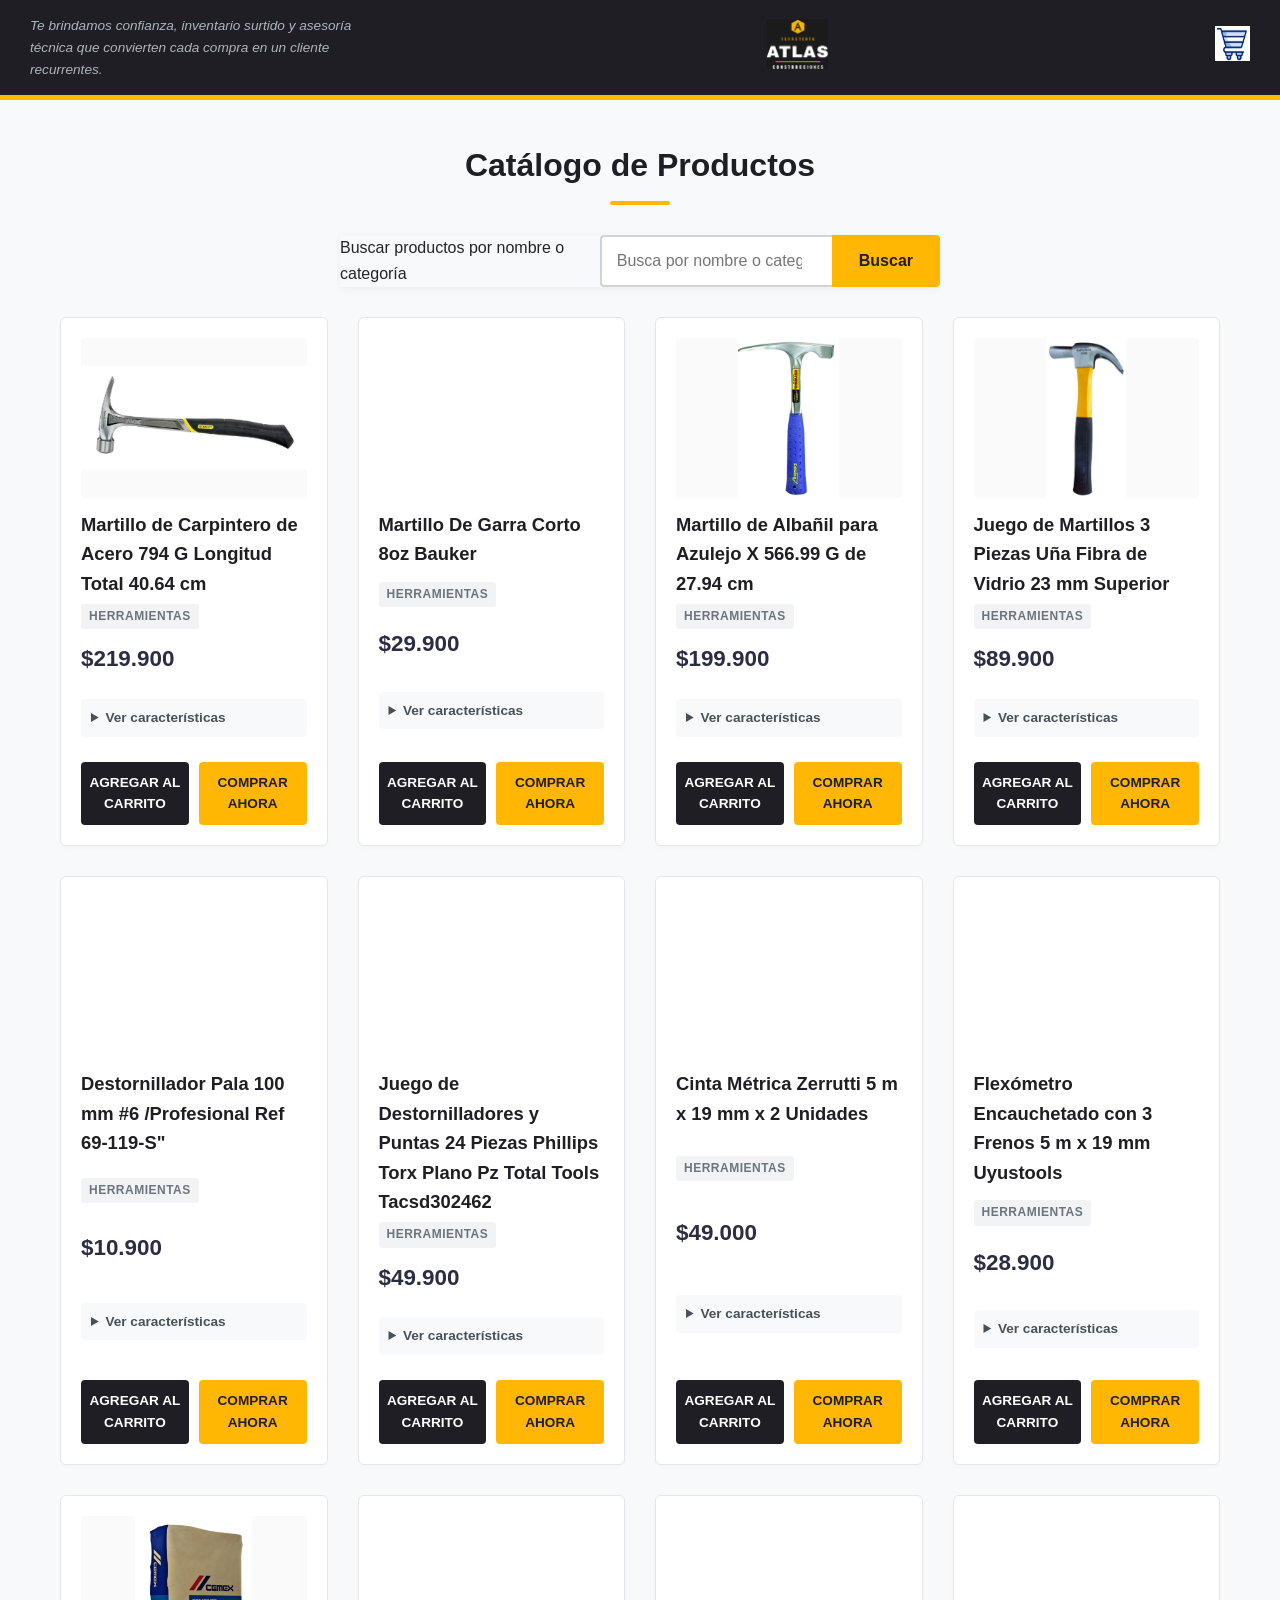
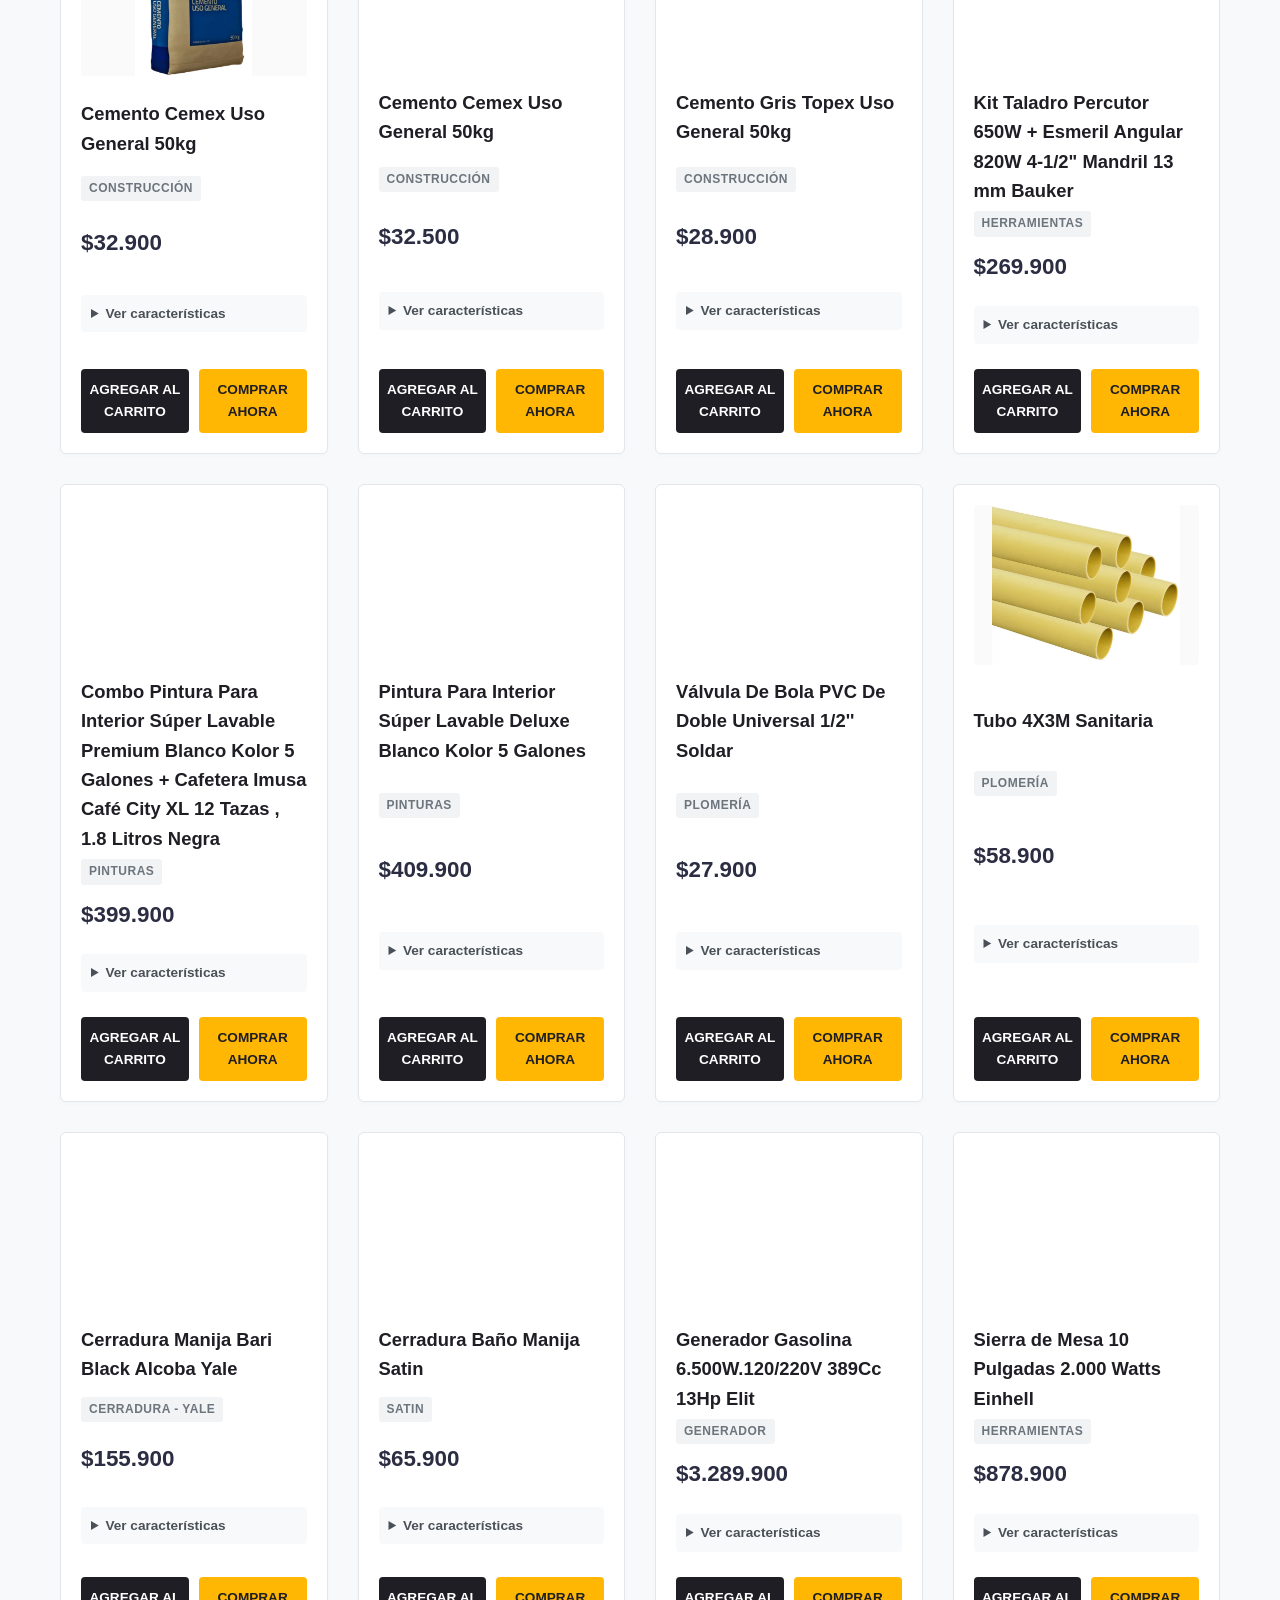
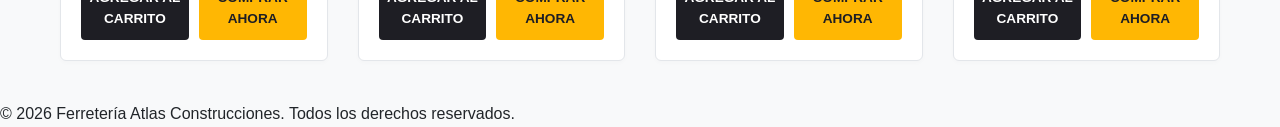
<file: catalogo-producto.html>
<!DOCTYPE html>
<html lang="es">

<head>
    <meta charset="UTF-8">
    <meta name="viewport" content="width=device-width, initial-scale=1.0">
    <title>Catálogo de Productos - Ferretería Atlas Construcciones</title>
    <link rel="stylesheet" href="catalogo.css">
</head>

<body>

    <header>
        <p class="eslogan">
            Te brindamos confianza, inventario surtido y asesoría técnica que convierten cada compra en un cliente
            recurrentes.
        </p>
        <div class="logo-container">
            <img src="Imagenes/Logo1.png" alt="Ferretería Atlas Construcciones">
        </div>
        <div>
            <ul>
                <li class="submenu">
                    <img src="Imagenes/Carrito.png" id="img-carrito" alt="Carrito">
                    <div id="carrito-desplegable">
                        <table id="lista-carrito">
                            <thead>
                                <tr>
                                    <th>Imagen</th>
                                    <th></th>
                                    <th>Precio</th>
                                    <th></th>
                                </tr>
                            </thead>
                            <tbody></tbody>
                        </table>
                        <a href="#" id="vaciar-carrito-header" class="btn-3">vaciar carrito</a>
                    </div>
                </li>
            </ul>
        </div>
    </header>

    <main>
        <section class="productos" aria-labelledby="titulo-productos">
            <h1 id="titulo-productos">Catálogo de Productos</h1>

            <form class="buscador" role="search" id="formulario-busqueda">
                <label for="texto-busqueda" class="solo-lectores">Buscar productos por nombre o categoría</label>
                <input type="search" id="texto-busqueda" name="q" placeholder="Busca por nombre o categoría"
                    autocomplete="off">
                <button id="busqueda" type="submit" aria-controls="lista-productos">Buscar</button>
            </form>

            <p id="estado-busqueda" role="status" aria-live="polite"></p>

            <ul id="lista-productos" class="lista-productos" aria-label="Lista de productos">
                <li data-busqueda="martillo de bola 16 oz herramientas">
                    <img src="Imagenes/P1.png" alt="Producto">
                    <h3>Martillo de Carpintero de Acero 794 G Longitud Total 40.64 cm</h3>
                    <p class="categoria">Herramientas</p>
                    <p class="precio">$219.900</p>
                    <details>
                        <summary>Ver características</summary>
                        <ul>
                            <li>Tipo:<strong>Martillos</strong></li>
                            <li>Ancho:<strong>8.5 pulgadas</strong></li>
                            <li>Largo:<strong>30 pulgadas</strong></li>
                            <li>Garantía:<strong>8.5 pulgadas</strong></li>
                            <li>Peso:<strong>1.02 kg</strong></li>
                        </ul>
                    </details>
                    <div class="acciones-producto">
                        <a href="#" class="Agregar-carrito btn-3" data-id="1">Agregar al carrito</a>
                        <a href="Pago.html" class="btn-2">Comprar ahora</a>
                    </div>
                </li>
                <li data-busqueda="Martillo De Garra">
                    <img src="Imagenes/P19.png" alt="Producto">
                    <img src="Imagenes/P20.png" alt="Producto">
                    <h3>Martillo De Garra Corto 8oz Bauker</h3>
                    <p class="categoria">Herramientas</p>
                    <p class="precio">$29.900</p>
                    <details>
                        <summary>Ver características</summary>
                        <ul>
                            <li>Tipo:<strong>Martillos</strong></li>
                            <li>Ancho:<strong>10.5 cm</strong></li>
                            <li>Largo:<strong>16 cm</strong></li>
                            <li>Espesor:<strong>2.5 cm</strong></li>
                            <li>Peso :<strong>0.37 kg</strong></li>
                        </ul>
                    </details>
                    <div class="acciones-producto">
                        <a href="#" class="Agregar-carrito btn-3" data-id="2">Agregar al carrito</a>
                        <a href="Pago.html" class="btn-2">Comprar ahora</a>
                    </div>
                </li>
                <li data-busqueda="Martillo De Garra">
                    <img src="Imagenes/P21.png" alt="Producto">
                    <h3>Martillo de Albañil para Azulejo X 566.99 G de 27.94 cm</h3>
                    <p class="categoria">Herramientas</p>
                    <p class="precio">$199.900</p>
                    <details>
                        <summary>Ver características</summary>
                        <ul>
                            <li>Tipo:<strong>Martillos</strong></li>
                            <li>Ancho:<strong>7.31 pulgadas</strong></li>
                            <li>Largo:<strong>11.62 pulgadas</strong></li>
                            <li>Espesor:<strong>1.44 pulgadas</strong></li>
                            <li>Peso :<strong>1.13 kg</strong></li>
                        </ul>
                    </details>
                    <div class="acciones-producto">
                        <a href="#" class="Agregar-carrito btn-3" data-id="2">Agregar al carrito</a>
                        <a href="Pago.html" class="btn-2">Comprar ahora</a>
                    </div>
                </li>
                <li data-busqueda="Juego de Martillos 3 Piezas">
                    <img src="Imagenes/P22.png" alt="Producto">
                    <h3>Juego de Martillos 3 Piezas Uña Fibra de Vidrio 23 mm Superior</h3>
                    <p class="categoria">Herramientas</p>
                    <p class="precio">$89.900</p>
                    <details>
                        <summary>Ver características</summary>
                        <ul>
                            <li>Tipo:<strong>Martillos</strong></li>
                            <li>Ancho:<strong>10 cm</strong></li>
                            <li>Largo:<strong>30 cm</strong></li>
                            <li>Espesor:<strong>3 cm</strong></li>
                            <li>Peso :<strong>0.45 kg</strong></li>
                        </ul>
                    </details>
                    <div class="acciones-producto">
                        <a href="#" class="Agregar-carrito btn-3" data-id="2">Agregar al carrito</a>
                        <a href="Pago.html" class="btn-2">Comprar ahora</a>
                    </div>
                </li>
                <li data-busqueda="destornillador de pala 6 herramientas">
                    <img src="Imagenes/P2.png" alt="Producto">
                    <img src="Imagenes/P3.png" alt="Producto">
                    <h3>Destornillador Pala 100 mm #6 /Profesional Ref 69-119-S"</h3>
                    <p class="categoria">Herramientas</p>
                    <p class="precio">$10.900</p>
                    <details>
                        <summary>Ver características</summary>
                        <ul>
                            <li>Tipo:<strong>Destornilladores pala</strong></li>
                            <li>Referencia del Producto en el Certificado/Empaque: STHT69119</li>
                            <li>Ancho:<strong>3 cm</strong></li>
                            <li>Alto:<strong>26 cm</strong></li>
                            <li>Largo:<strong>5 cm</strong></li>
                        </ul>
                    </details>
                    <div class="acciones-producto">
                        <a href="#" class="Agregar-carrito btn-3" data-id="2">Agregar al carrito</a>
                        <a href="Pago.html" class="btn-2">Comprar ahora</a>
                    </div>
                </li>
                <li data-busqueda="destornillador de pala 6 herramientas">
                    <img src="Imagenes/P30.png" alt="Producto">
                    <img src="Imagenes/P31.png" alt="Producto">
                    <h3>Juego de Destornilladores y Puntas 24 Piezas Phillips Torx Plano Pz Total Tools Tacsd302462</h3>
                    <p class="categoria">Herramientas</p>
                    <p class="precio">$49.900</p>
                    <details>
                        <summary>Ver características</summary>
                        <ul>
                            <li>Tipo:<strong>Juego de destornilladores</strong></li>
                            <li>Referencia del Producto en el Certificado/Empaque: STHT69119</li>
                            <li>Ancho:<strong>17 cm</strong></li>
                            <li>Alto:<strong>5 cm</strong></li>
                            <li>Largo:<strong>32 cm</strong></li>
                            <li>Tipo de trabajo:<strong>Profesional</strong></li>
                        </ul>
                    </details>
                    <div class="acciones-producto">
                        <a href="#" class="Agregar-carrito btn-3" data-id="2">Agregar al carrito</a>
                        <a href="Pago.html" class="btn-2">Comprar ahora</a>
                    </div>
                </li>
                <li data-busqueda="cinta metrica 5 m herramientas">
                    <img src="Imagenes/P4.png" alt="Producto">
                    <img src="Imagenes/P5.png" alt="Producto">
                    <img src="Imagenes/P6.png" alt="Producto">
                    <h3>Cinta Métrica Zerrutti 5 m x 19 mm x 2 Unidades</h3>
                    <p class="categoria">Herramientas</p>
                    <p class="precio">$49.000</p>
                    <details>
                        <summary>Ver características</summary>
                        <ul>
                            <li>Tipo:<strong>Destornilladores pala</strong></li>
                            <li>Referencia del Producto en el Certificado/Empaque : Z CM-C08 5 x 2</li>
                            <li>Ancho:<strong>19 cm</strong></li>
                            <li>Largo:<strong>5 cm</strong></li>
                            <li>Tipo de trabajo:<strong>Profesional</strong></li>
                        </ul>
                    </details>
                    <div class="acciones-producto">
                        <a href="#" class="Agregar-carrito btn-3" data-id="3">Agregar al carrito</a>
                        <a href="Pago.html" class="btn-2">Comprar ahora</a>
                    </div>
                </li>
                <li data-busqueda="cinta metrica 5 m herramientas">
                    <img src="Imagenes/P27.png" alt="Producto">
                    <img src="Imagenes/P28.png" alt="Producto">
                    <h3>Flexómetro Encauchetado con 3 Frenos 5 m x 19 mm Uyustools</h3>
                    <p class="categoria">Herramientas</p>
                    <p class="precio">$28.900</p>
                    <details>
                        <summary>Ver características</summary>
                        <ul>
                            <li>Tipo:<strong>Flexómetros y cintas métricas</strong></li>
                            <li>Referencia del Producto en el Certificado/Empaque: FLG9519</li>
                            <li>Ancho:<strong>4 cm</strong></li>
                            <li>Largo:<strong>11 cm</strong></li>
                            <li>Alto:<strong>13 cm</strong></li>
                        </ul>
                    </details>
                    <div class="acciones-producto">
                        <a href="#" class="Agregar-carrito btn-3" data-id="3">Agregar al carrito</a>
                        <a href="Pago.html" class="btn-2">Comprar ahora</a>
                    </div>
                </li>
                <li data-busqueda="cemento gris 50 kg construccion">
                    <img src="Imagenes/P7.png" alt="Producto">
                    <h3>Cemento Cemex Uso General 50kg</h3>
                    <p class="categoria">Construcción</p>
                    <p class="precio">$32.900</p>
                    <details>
                        <summary>Ver características</summary>
                        <ul>
                            <li>Tipo:<strong>Cemento gris</strong></li>
                            <li>Garantía:<strong>1 año</strong></li>
                        </ul>
                    </details>
                    <div class="acciones-producto">
                        <a href="#" class="Agregar-carrito btn-3" data-id="4">Agregar al carrito</a>
                        <a href="Pago.html" class="btn-2">Comprar ahora</a>
                    </div>
                </li>
                <li data-busqueda="cemento gris 50 kg construccion">
                    <img src="Imagenes/P24.png" alt="Producto">
                    <img src="Imagenes/P23.png" alt="Producto">
                    <h3>Cemento Cemex Uso General 50kg</h3>
                    <p class="categoria">Construcción</p>
                    <p class="precio">$32.500</p>
                    <details>
                        <summary>Ver características</summary>
                        <ul>
                            <li>Tipo:<strong>Cemento gris</strong></li>
                            <li>Garantía:<strong>1 año</strong></li>
                        </ul>
                    </details>
                    <div class="acciones-producto">
                        <a href="#" class="Agregar-carrito btn-3" data-id="4">Agregar al carrito</a>
                        <a href="Pago.html" class="btn-2">Comprar ahora</a>
                    </div>
                </li>
                <li data-busqueda="Cemento Gris Topex">
                    <img src="Imagenes/P25.png" alt="Producto">
                    <img src="Imagenes/P26.png" alt="Producto">
                    <h3>Cemento Gris Topex Uso General 50kg</h3>
                    <p class="categoria">Construcción</p>
                    <p class="precio">$28.900</p>
                    <details>
                        <summary>Ver características</summary>
                        <ul>
                            <li>Tipo:<strong>Cemento gris</strong></li>
                            <li>Garantía:<strong>3 meses</strong></li>
                            <li>Referencia del Producto en el Certificado/Empaque:<strong>Cemento Topex</strong></li>
                            <li>Ancho:<strong>40 cm</strong></li>
                            <li>Alto :<strong>15 cm</strong></li>
                        </ul>
                    </details>
                    <div class="acciones-producto">
                        <a href="#" class="Agregar-carrito btn-3" data-id="4">Agregar al carrito</a>
                        <a href="Pago.html" class="btn-2">Comprar ahora</a>
                    </div>
                </li>
                <li data-busqueda="taladro percutor 650w herramientas">
                    <img src="Imagenes/P8.png" alt="Producto">
                    <img src="Imagenes/P9.png" alt="Producto">
                    <img src="Imagenes/P10.png" alt="Producto">
                    <h3>Kit Taladro Percutor 650W + Esmeril Angular 820W 4-1/2" Mandril 13 mm Bauker</h3>
                    <p class="categoria">Herramientas</p>
                    <p class="precio">$269.900</p>
                    <details>
                        <summary>Ver características</summary>
                        <ul>
                            <li>Tipo:<strong>Kit taladros 1/2 pulgada</strong></li>
                            <li>Modelo<strong>ID650AG820</strong></li>
                            <li>Ancho:<strong>18.5 cm</strong></li>
                            <li>Alto:<strong>31 cm</strong></li>
                            <li>Largo:<strong>40 cm</strong></li>
                        </ul>
                    </details>
                    <div class="acciones-producto">
                        <a href="#" class="Agregar-carrito btn-3" data-id="5">Agregar al carrito</a>
                        <a href="Pago.html" class="btn-2">Comprar ahora</a>
                    </div>
                </li>
                <li data-busqueda="pintura blanca 1 galon pinturas">
                    <img src="Imagenes/P11.png" alt="Producto">
                    <img src="Imagenes/P12.png" alt="Producto">
                    <h3>Combo Pintura Para Interior Súper Lavable Premium Blanco Kolor 5 Galones + Cafetera Imusa Café
                        City XL 12 Tazas , 1.8 Litros Negra</h3>
                    <p class="categoria">Pinturas</p>
                    <p class="precio">$399.900</p>
                    <details>
                        <summary>Ver características</summary>
                        <ul>
                            <li>Tipo:<strong>Pinturas Interior Súper Lavable</strong></li>
                            <li>Lote y/o fecha de fabricación<strong>Visible en la etiqueta o rótulo que se entrega con
                                    el producto físico, según aplique</strong></li>
                            <li>Remoción de manchas o lavabilidad<strong>Mayor = 80%</strong></li>
                            <li>Tipo de pintura base<strong>Látex</strong></li>
                            <li>Nombre común o nombre genérico descriptivo<strong>Vinilo para interior</strong></li>
                        </ul>
                    </details>
                    <div class="acciones-producto">
                        <a href="#" class="Agregar-carrito btn-3" data-id="6">Agregar al carrito</a>
                        <a href="Pago.html" class="btn-2">Comprar ahora</a>
                    </div>
                </li>
                <li data-busqueda="pintura blanca 1 galon pinturas">
                    <img src="Imagenes/P32.png" alt="Producto">
                    <img src="Imagenes/P33.png" alt="Producto">
                    <h3>Pintura Para Interior Súper Lavable Deluxe Blanco Kolor 5 Galones</h3>
                    <p class="categoria">Pinturas</p>
                    <p class="precio">$409.900</p>
                    <details>
                        <summary>Ver características</summary>
                        <ul>
                            <li>Tipo:<strong>Pinturas Interior Súper Lavable Premium</strong></li>
                            <li>Método de aplicación:<strong>Rodillo</strong></li>
                            <li>Dilución:<strong>20%</strong></li>
                            <li>Acabado pintura:<strong>Mate</strong></li>
                            <li>Tipo de pintura base :<strong>Látex</strong></li>
                        </ul>
                    </details>
                    <div class="acciones-producto">
                        <a href="#" class="Agregar-carrito btn-3" data-id="6">Agregar al carrito</a>
                        <a href="Pago.html" class="btn-2">Comprar ahora</a>
                    </div>
                </li>
                <li data-busqueda="tuberia pvc 1/2 plomeria">
                    <img src="Imagenes/P13.png" alt="Producto">
                    <img src="Imagenes/P14.png" alt="Producto">
                    <h3>Válvula De Bola PVC De Doble Universal 1/2'' Soldar</h3>
                    <p class="categoria">Plomería</p>
                    <p class="precio">$27.900</p>
                    <details>
                        <summary>Ver características</summary>
                        <ul>
                            <li>Tipo:<strong> Válvula Bola</strong></li>
                            <li>Normas de Fabricación:<strong>ASTM D2466</strong></li>
                            <li>Referencia del Producto en el Certificado/Empaque:<strong>3027</strong></li>
                            <li>Uso:<strong>En Instalaciones y redes hidraulicas, permite el cierre y apertura al paso
                                    del agua, sus universales a cada extremo permite el desemsamble para desmotar la red
                                    hidraulica, para hacer mantenimientos en la red o en los accesorios de la
                                    instalación, agua fría potable. Espesor de pared SCH 40</strong></li>
                            <li>Nombre común o nombre genérico descriptivo<strong>Vinilo para interior</strong></li>
                        </ul>
                    </details>
                    <div class="acciones-producto">
                        <a href="#" class="Agregar-carrito btn-3" data-id="7">Agregar al carrito</a>
                        <a href="Pago.html" class="btn-2">Comprar ahora</a>
                    </div>
                </li>
                <li data-busqueda="tuberia pvc">
                    <img src="Imagenes/P29.png" alt="Producto">
                    <h3>Tubo 4X3M Sanitaria</h3>
                    <p class="categoria">Plomería</p>
                    <p class="precio">$58.900</p>
                    <details>
                        <summary>Ver características</summary>
                        <ul>
                            <li>Tipo:<strong>Tubos pvc sanitario</strong></li>
                            <li>Normas de Fabricación:<strong>Resolucion 0105 NTC 1087 y NTC 1341</strong></li>
                            <li>Referencia del Producto en el Certificado/Empaque:<strong>3027</strong></li>
                            <li>Uso:<strong>La tubería PVC sanitaria Pavco Wavin está diseñada para transportar agua
                                    servida, residual doméstica, industrial, aguas lluvia y ventilación. Los tubos
                                    vienen de extremo liso y los accesorios con campana.</strong></li>
                            <li>Largo:<strong>3 m</strong></li>
                        </ul>
                    </details>
                    <div class="acciones-producto">
                        <a href="#" class="Agregar-carrito btn-3" data-id="7">Agregar al carrito</a>
                        <a href="Pago.html" class="btn-2">Comprar ahora</a>
                    </div>
                </li>
                <li data-busqueda="cerradura manija bari black alcoba yale">
                    <img src="Imagenes/Imagen4.png" alt="Cerradura de manija Bari Black Yale, vista frontal">
                    <img src="Imagenes/Imagen5.png" alt="Cerradura de manija Bari Black Yale, detalle">
                    <h3>Cerradura Manija Bari Black Alcoba Yale</h3>
                    <p class="categoria">Cerradura - Yale</p>
                    <p class="precio">$155.900</p>
                    <details>
                        <summary>Ver características</summary>
                        <ul>
                            <li>Tipo:<strong>Cerraduras de manija otros acabados</strong></li>
                            <li>Uso Cerradura : Dormitorio</li>
                            <li>Reversible:<strong>Cerraduras de manija otros acabados</strong></li>
                            <li>Garantía:<strong>1 año</strong></li>
                        </ul>
                    </details>
                    <div class="acciones-producto">
                        <a href="#" class="Agregar-carrito btn-3" data-id="8">Agregar al carrito</a>
                        <a href="Pago.html" class="btn-2">Comprar ahora</a>
                    </div>
                </li>
                <li data-busqueda="Cerradura Baño Manija Satin">
                    <img src="Imagenes/P34.png" alt="Producto">
                    <img src="Imagenes/P35.png" alt="Producto">
                    <h3>Cerradura Baño Manija Satin</h3>
                    <p class="categoria">Satin</p>
                    <p class="precio">$65.900</p>
                    <details>
                        <summary>Ver características</summary>
                        <ul>
                            <li>Tipo:<strong>Cerraduras de manija acero</strong></li>
                            <li>Alto:<strong>47 cm</strong></li>
                            <li>Largo:<strong>43.5 cm</strong></li>
                            <li>Uso Cerradura:<strong>Baño</strong></li>
                        </ul>
                    </details>
                    <div class="acciones-producto">
                        <a href="#" class="Agregar-carrito btn-3" data-id="8">Agregar al carrito</a>
                        <a href="Pago.html" class="btn-2">Comprar ahora</a>
                    </div>
                </li>
                <li data-busqueda="cerradura manija bari black alcoba yale">
                    <img src="Imagenes/P15.png" alt="Producto ">
                    <img src="Imagenes/P16.png" alt="Producto">
                    <h3>Generador Gasolina 6.500W.120/220V 389Cc 13Hp Elit</h3>
                    <p class="categoria">Generador</p>
                    <p class="precio">$3.289.900</p>
                    <details>
                        <summary>Ver características</summary>
                        <ul>
                            <li>Tipo:<strong>Plantas eléctricas a gasolina</strong></li>
                            <li>Garantía:<strong></strong>1 año</li>
                            <li>Referencia del Producto en el Certificado/Empaque:<strong>Cerraduras de manija otros
                                    acabados</strong>2G65</li>
                            <li>Potencia Stan-by:<strong>5900 W</strong></li>
                            <li>Limite superior MSNM:<strong>4810</strong></li>
                        </ul>
                    </details>
                    <div class="acciones-producto">
                        <a href="#" class="Agregar-carrito btn-3" data-id="8">Agregar al carrito</a>
                        <a href="Pago.html" class="btn-2">Comprar ahora</a>
                    </div>
                </li>
                <li data-busqueda="Sierra de Mesa 10 Pulgadas 2.000 Watts Einhell">
                    <img src="Imagenes/P17.png" alt="Producto ">
                    <img src="Imagenes/P18.png" alt="Producto">
                    <h3>Sierra de Mesa 10 Pulgadas 2.000 Watts Einhell</h3>
                    <p class="categoria">Herramientas</p>
                    <p class="precio">$878.900</p>
                    <details>
                        <summary>Ver características</summary>
                        <ul>
                            <li>Tipo:<strong>Ingleteadoras</strong></li>
                            <li>Garantía:<strong>2 años</strong></li>
                            <li>Modelo<strong>TC-TS 2025/1U/4340549</strong></li>
                            <li>Ancho: <strong>55 cm</strong></li>
                            <li>Alto:<strong>33 cm</strong></li>
                        </ul>
                    </details>
                    <div class="acciones-producto">
                        <a href="#" class="Agregar-carrito btn-3" data-id="8">Agregar al carrito</a>
                        <a href="Pago.html" class="btn-2">Comprar ahora</a>
                    </div>
                </li>
            </ul>
        </section>

        <section id="carrito" class="carrito" aria-labelledby="titulo-carrito" hidden>
            <h2 id="titulo-carrito" tabindex="-1">Tu carrito</h2>
            <p id="carrito-mensaje" role="status" hidden></p>
            <p id="carrito-vacio">Tu carrito está vacío. Agrega productos desde el catálogo.</p>
            <ul id="carrito-items" aria-label="Productos en el carrito"></ul>
            <p class="carrito-total">Total: <strong id="carrito-total">$0</strong></p>
            <button type="button" id="finalizar-compra" class="btn-finalizar">Finalizar compra</button>

            <script>
                   document.getElementById('finalizar-compra').addEventListener('click', function () {
                   window.location.href = 'Pago-facturacion.html';
                });
            </script>
            <button type="button" id="vaciar-carrito">Vaciar carrito</button>
            <button type="button" id="cerrar-carrito">Cerrar carrito</button>
        </section>
    </main>

    <footer>
        <p>&copy; 2026 Ferretería Atlas Construcciones. Todos los derechos reservados.</p>
    </footer>

    <p id="aviso-carrito" class="solo-lectores" role="status" aria-live="polite"></p>

    <script>
        /* ---------- Búsqueda Corregida y Optimizada ---------- */
        const formulario = document.getElementById('formulario-busqueda');
        const campo = document.getElementById('texto-busqueda');
        const estado = document.getElementById('estado-busqueda');
        const productos = document.querySelectorAll('#lista-productos > li');

        // Ignora mayúsculas, minúsculas y acentos de manera precisa
        const normalizar = (t) => t.toLowerCase().normalize('NFD').replace(/[\u0300-\u036f]/g, '').trim();

        function filtrar() {
            const q = normalizar(campo.value);
            let visibles = 0;

            productos.forEach((li) => {
                // Si el atributo data-busqueda no existe, busca en el texto del h3 y categoría
                const textoTarjeta = li.dataset.busqueda ? li.dataset.busqueda : li.textContent;
                const coincide = normalizar(textoTarjeta).includes(q);

                if (coincide) {
                    li.style.display = ""; // Muestra el elemento respetando el Grid CSS
                    li.removeAttribute('hidden');
                    visibles++;
                } else {
                    li.style.display = "none"; // Oculta el elemento por completo
                    li.setAttribute('hidden', 'true');
                }
            });

            // Manejo de mensajes de estado dinámicos
            if (q === '') {
                estado.textContent = '';
            } else if (visibles === 0) {
                estado.textContent = 'No encontramos productos con "' + campo.value.trim() + '". Prueba con otra palabra.';
            } else {
                estado.textContent = visibles + (visibles === 1 ? ' producto encontrado' : ' productos encontrados');
            }
        }

        // Escucha en tiempo real mientras el usuario escribe y al enviar el formulario
        campo.addEventListener('input', filtrar);
        formulario.addEventListener('submit', (e) => {
            e.preventDefault();
            filtrar();
        });

        /* ---------- Carrito e Interacciones ---------- */
        const CLAVE = 'atlas-carrito';
        const panel = document.getElementById('carrito');
        const btnAbrir = document.getElementById('img-carrito');
        const btnCerrar = document.getElementById('cerrar-carrito');
        const tituloCarrito = document.getElementById('titulo-carrito');
        const listaCarrito = document.getElementById('carrito-items');
        const textoVacio = document.getElementById('carrito-vacio');
        const mensaje = document.getElementById('carrito-mensaje');
        const totalEl = document.getElementById('carrito-total');
        const btnFinalizar = document.getElementById('finalizar-compra');
        const btnVaciar = document.getElementById('vaciar-carrito');
        const aviso = document.getElementById('aviso-carrito');

        const dinero = (n) => '$' + n.toLocaleString('es-CO');

        let carrito = cargar();

        function cargar() {
            try {
                const datos = JSON.parse(localStorage.getItem(CLAVE));
                return datos && typeof datos === 'object' ? datos : {};
            } catch (e) {
                console.warn('No se pudo leer localStorage:', e);
                return {};
            }
        }
        function guardar() {
            try {
                localStorage.setItem(CLAVE, JSON.stringify(carrito));
            } catch (e) {
                console.warn('No se pudo guardar en localStorage:', e);
            }
        }

        function confirmar(boton) {
            if (!boton) return;
            if (!boton.dataset.texto) boton.dataset.texto = boton.textContent;
            boton.textContent = '¡Agregado!';
            boton.classList.add('agregado');
            clearTimeout(boton._temporizador);
            boton._temporizador = setTimeout(() => {
                boton.textContent = boton.dataset.texto;
                boton.classList.remove('agregado');
            }, 1400);
        }

        function agregar(id, nombre, precio, boton) {
            if (carrito[id]) {
                carrito[id].cantidad++;
            } else {
                carrito[id] = {nombre, precio, cantidad: 1};
            }
            guardar();
            dibujar();
            confirmar(boton);
            if (aviso) aviso.textContent = nombre + ' agregado al carrito.';
        }

        function dibujar() {
            const items = Object.entries(carrito);
            let unidades = 0;
            let total = 0;

            listaCarrito.innerHTML = '';
            items.forEach(([id, it]) => {
                unidades += it.cantidad;
                total += it.precio * it.cantidad;

                const li = document.createElement('li');
                li.dataset.id = id;

                li.innerHTML = `
                    <div>
                        <span class="item-nombre">${it.nombre}</span><br>
                        <span class="item-precio">${dinero(it.precio)} c/u</span><br>
                        <button type="button" class="item-quitar" data-accion="quitar">Quitar</button>
                    </div>
                    <div class="cantidad">
                        <button type="button" data-accion="menos">&minus;</button>
                        <span>${it.cantidad}</span>
                        <button type="button" data-accion="mas">+</button>
                        <span class="item-subtotal">${dinero(it.precio * it.cantidad)}</span>
                    </div>
                `;
                listaCarrito.appendChild(li);
            });

            if (totalEl) totalEl.textContent = dinero(total);
            if (textoVacio) textoVacio.hidden = items.length > 0;
            if (btnFinalizar) btnFinalizar.disabled = items.length === 0;
            if (btnVaciar) btnVaciar.disabled = items.length === 0;
        }

        function abrir() {
            if (panel) panel.hidden = false;
            if (tituloCarrito) tituloCarrito.focus({preventScroll: true});
        }
        function cerrar() {
            if (panel) panel.hidden = true;
        }

        // Asignación de eventos a los botones de las tarjetas
        productos.forEach((li, index) => {
            const h3 = li.querySelector('h3');
            const precioEl = li.querySelector('.precio');
            if (!h3 || !precioEl) return;

            const nombre = h3.textContent.trim();
            const precio = parseInt(precioEl.textContent.replace(/\D/g, ''), 10);

            const btnAgregar = li.querySelector('.Agregar-carrito');
            const btnComprar = li.querySelector('.btn-2');
            const id = btnAgregar?.dataset.id || normalizar(nombre) || ('prod-' + index);

            if (btnAgregar) {
                btnAgregar.addEventListener('click', (e) => {
                    e.preventDefault();
                    agregar(id, nombre, precio, btnAgregar);
                });
            }

            if (btnComprar) {
                btnComprar.addEventListener('click', (e) => {
                    e.preventDefault();
                    if (mensaje) mensaje.hidden = true;
                    agregar(id, nombre, precio);
                    abrir();
                });
            }
        });

        listaCarrito.addEventListener('click', (e) => {
            const boton = e.target.closest('button[data-accion]');
            if (!boton) return;
            const id = boton.closest('li').dataset.id;
            const it = carrito[id];
            if (!it) return;

            if (boton.dataset.accion === 'mas') it.cantidad++;
            if (boton.dataset.accion === 'menos') it.cantidad--;
            if (boton.dataset.accion === 'quitar' || it.cantidad <= 0) delete carrito[id];

            guardar();
            dibujar();
        });

        if (btnVaciar) {
            btnVaciar.addEventListener('click', () => {
                carrito = {};
                guardar();
                dibujar();
            });
        }

        if (btnAbrir) btnAbrir.addEventListener('click', abrir);
        if (btnCerrar) btnCerrar.addEventListener('click', cerrar);

        dibujar();
    </script>
</file>
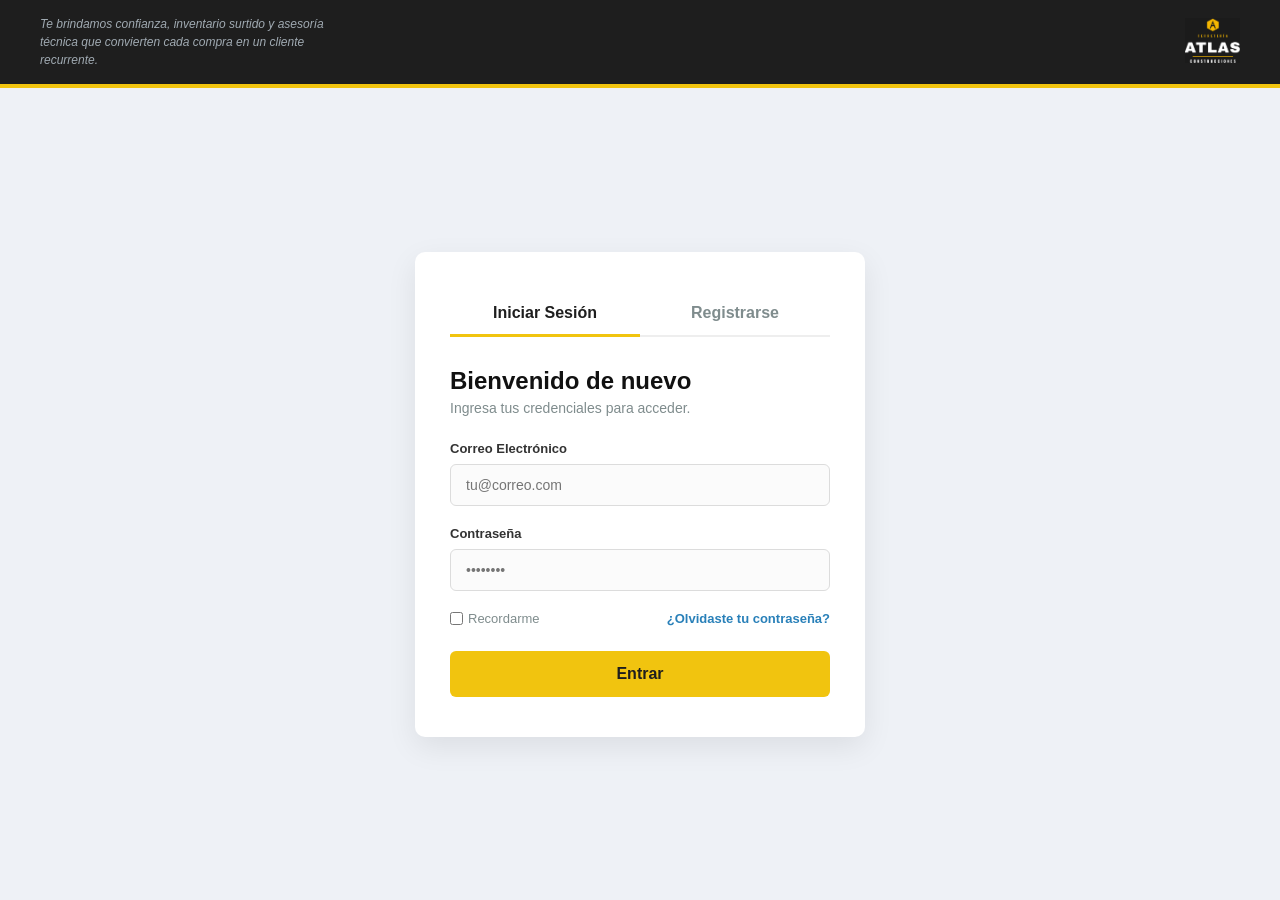
<file: inicio-sesion.html>
<!DOCTYPE html>
<html lang="es">
<head>
    <meta charset="UTF-8">
    <meta name="viewport" content="width=device-width, initial-scale=1.0">
    <title>Inicio de Sesión - Atlas</title>
    <!-- Enlace a tu archivo CSS -->
    <link rel="stylesheet" href="Inicio-sesion.css">
</head>
<body>

    <!-- HEADER / MENÚ DE NAVEGACIÓN -->
    <header class="header-atlas">
        <div class="header-eslogan">
            <p>Te brindamos confianza, inventario surtido y asesoría<br>técnica que convierten cada compra en un cliente<br>recurrente.</p>
        </div>
        
        <div class="logo-container">
            <img src="Imagenes/Logo1.png" alt="Ferretería Atlas Construcciones">
        </div>
    </header>

    <!-- CONTENEDOR PRINCIPAL DEL LOGIN -->
    <main class="main-login">
        
        <div class="login-card">
            <!-- Pestañas para alternar entre Login y Registro -->
            <div class="tabs">
                <button class="tab-btn active" onclick="mostrarFormulario('login')">Iniciar Sesión</button>
                <button class="tab-btn" onclick="mostrarFormulario('registro')">Registrarse</button>
            </div>

            <!-- FORMULARIO DE INICIO DE SESIÓN -->
            <form id="form-login" class="formulario active">
                <h2>Bienvenido de nuevo</h2>
                <p class="subtitulo">Ingresa tus credenciales para acceder.</p>
                
                <div class="input-group">
                    <label for="login-email">Correo Electrónico</label>
                    <input type="email" id="login-email" placeholder="tu@correo.com" required>
                </div>
                
                <div class="input-group">
                    <label for="login-password">Contraseña</label>
                    <input type="password" id="login-password" placeholder="••••••••" required>
                </div>

                <div class="opciones-extra">
                    <label class="recordarme">
                        <input type="checkbox"> Recordarme
                    </label>
                    <!-- Enlace para olvidar contraseña -->
                    <a href="#" class="olvidar-pass" onclick="recuperarPassword(event)">¿Olvidaste tu contraseña?</a>
                </div>

                <button type="submit" class="btn-primario">Entrar</button>
            </form>

            <!-- FORMULARIO DE REGISTRO -->
            <form id="form-registro" class="formulario">
                <h2>Crea una cuenta</h2>
                <p class="subtitulo">Únete para gestionar tu inventario.</p>
                
                <div class="input-group">
                    <label for="reg-nombre">Nombre Completo</label>
                    <input type="text" id="reg-nombre" placeholder="Ingresa tu nombre" required>
                </div>

                <div class="input-group">
                    <label for="reg-email">Correo Electrónico</label>
                    <input type="email" id="reg-email" placeholder="tu@correo.com" required>
                </div>
                
                <div class="input-group">
                    <label for="reg-password">Contraseña</label>
                    <input type="password" id="reg-password" placeholder="Mínimo 6 caracteres" required minlength="6">
                </div>

                <div class="input-group">
                    <label for="reg-password">Confirmar Contraseña</label>
                    <input type="password" id="reg-password" placeholder="Mínimo 6 caracteres" required minlength="6">
                </div>

                <button type="submit" class="btn-primario">Registrarse</button>
            </form>

        </div>
    </main>

    <!-- Lógica para cambiar entre pestañas -->
    <script>
        function mostrarFormulario(tipo) {
            // Ocultar todos los formularios
            document.getElementById('form-login').classList.remove('active');
            document.getElementById('form-registro').classList.remove('active');
            
            // Quitar la clase 'active' de todos los botones de pestaña
            const botones = document.querySelectorAll('.tab-btn');
            botones.forEach(btn => btn.classList.remove('active'));

            // Mostrar el formulario seleccionado y activar su botón
            if (tipo === 'login') {
                document.getElementById('form-login').classList.add('active');
                botones[0].classList.add('active');
            } else {
                document.getElementById('form-registro').classList.add('active');
                botones[1].classList.add('active');
            }
        }

        // Función simple para simular la recuperación de contraseña
        function recuperarPassword(event) {
            event.preventDefault(); // Evita que la página se recargue
            let correo = prompt("Por favor, ingresa tu correo electrónico para enviarte el enlace de recuperación:");
            if (correo) {
                alert("Si el correo " + correo + " está registrado, recibirás un enlace para restablecer tu contraseña.");
            }
        }
    </script>
</body>
</html>
</file>
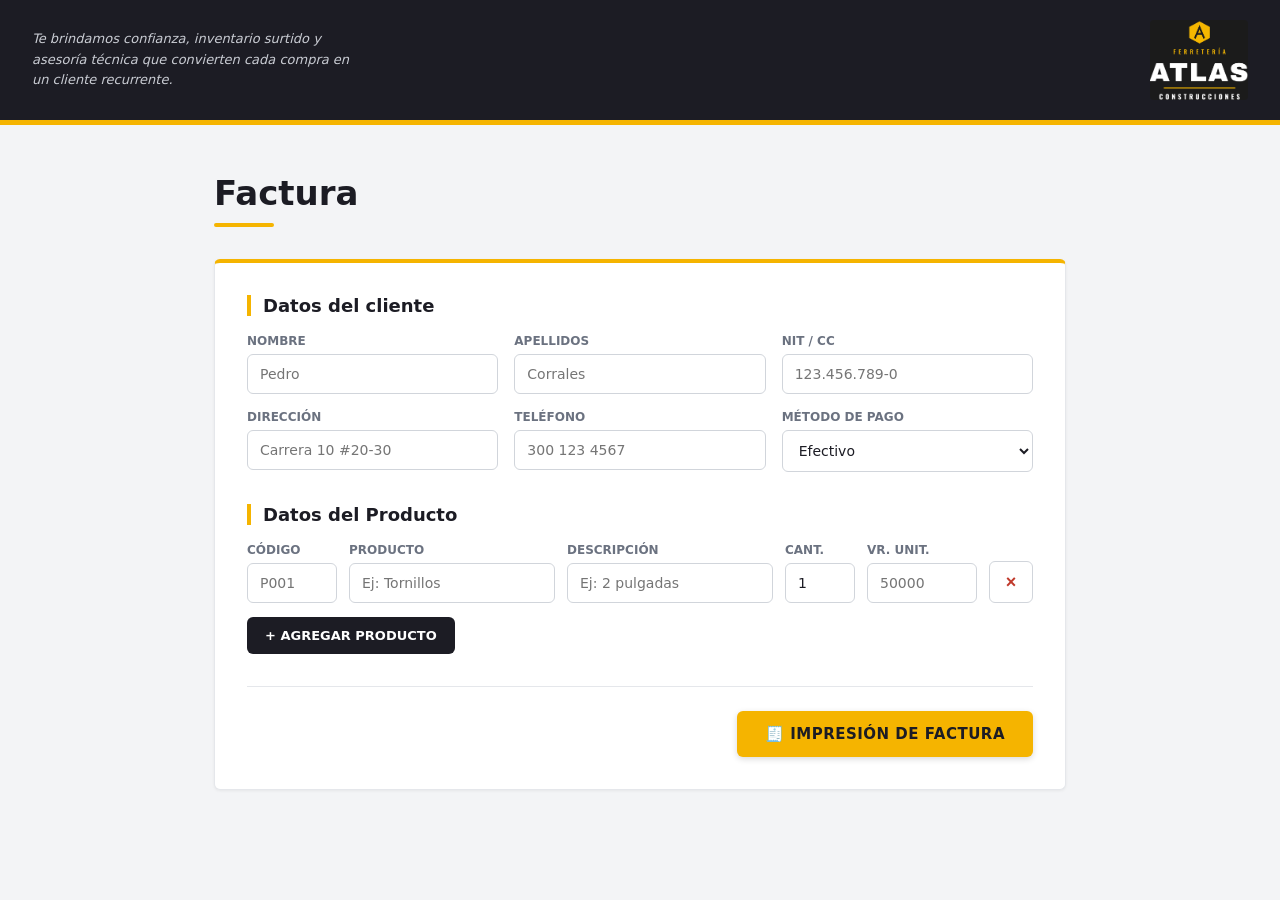
<file: Pago-facturacion.html>
<!DOCTYPE html>
<html lang="es">
<head>
    <meta charset="UTF-8">
    <meta name="viewport" content="width=device-width, initial-scale=1.0">
    <title>Impresión de Factura Electrónica</title>
    <style>
        :root {
            --negro: #1c1c24;
            --amarillo: #f5b400;
            --fondo: #f3f4f6;
            --tarjeta: #ffffff;
            --borde: #e5e7eb;
            --texto: #1c1c24;
            --texto-suave: #6b7280;
            --verde: #27ae60;
        }

        * { box-sizing: border-box; margin: 0; padding: 0; }

        body {
            font-family: "Segoe UI", system-ui, -apple-system, Roboto, Arial, sans-serif;
            background: var(--fondo);
            color: var(--texto);
            min-height: 100vh;
        }

        /* ===== BARRA SUPERIOR ===== */
        .topbar {
            background: var(--negro);
            border-bottom: 5px solid var(--amarillo);
            padding: 20px 32px;
            display: flex;
            align-items: center;
            justify-content: space-between;
            gap: 24px;
            flex-wrap: wrap;
        }

        .topbar .lema {
            max-width: 320px;
            font-size: 13px;
            font-style: italic;
            line-height: 1.6;
            color: #c9ccd3;
        }

        .topbar img {
         height: 80px;
         width: auto;
         border-radius: 4px;
        }

        /* ===== CONTENIDO ===== */
        .contenedor {
            max-width: 900px;
            margin: 0 auto;
            padding: 48px 24px 64px;
        }

        .contenedor > h2 {
            font-size: 34px;
            font-weight: 800;
            padding-bottom: 14px;
            position: relative;
            margin-bottom: 32px;
        }

        .contenedor > h2::after {
            content: "";
            position: absolute;
            left: 0;
            bottom: 0;
            width: 60px;
            height: 4px;
            background: var(--amarillo);
            border-radius: 2px;
        }

        /* ===== BOTÓN ===== */
        .btn-factura-neon {
            background: var(--amarillo);
            color: var(--negro);
            border: none;
            border-radius: 6px;
            padding: 14px 28px;
            font-family: inherit;
            font-size: 15px;
            font-weight: 800;
            text-transform: uppercase;
            letter-spacing: 0.5px;
            cursor: pointer;
            box-shadow: 0 2px 6px rgba(0, 0, 0, 0.15);
            transition: background 0.15s, transform 0.15s;
        }

        .btn-factura-neon:hover { background: #ffc61a; transform: translateY(-1px); }
        .btn-factura-neon:active { transform: translateY(0); }

        /* ===== FACTURA (tarjeta) ===== */
        .factura {
            display: none;
            margin-top: 32px;
            background: var(--tarjeta);
            border: 1px solid var(--borde);
            border-top: 4px solid var(--amarillo);
            border-radius: 6px;
            padding: 32px;
            box-shadow: 0 1px 3px rgba(0, 0, 0, 0.06);
        }

        .factura.visible { display: block; }

        .factura-header {
            display: flex;
            justify-content: space-between;
            align-items: flex-start;
            gap: 24px;
            padding-bottom: 20px;
            margin-bottom: 24px;
            border-bottom: 1px solid var(--borde);
        }

        .factura-header h1 {
            font-size: 30px;
            font-weight: 800;
            padding-left: 12px;
            border-left: 4px solid var(--amarillo);
        }

        .empresa {
            text-align: right;
            font-size: 14px;
            line-height: 1.6;
            color: var(--texto-suave);
        }

        .empresa strong { color: var(--texto); font-size: 16px; }

        .factura-info {
            display: grid;
            grid-template-columns: 1fr 1fr;
            gap: 16px;
            margin-bottom: 28px;
        }

        .factura-info > div {
            background: var(--fondo);
            border: 1px solid var(--borde);
            border-radius: 6px;
            padding: 16px 18px;
            font-size: 14px;
            line-height: 1.9;
        }

        .label {
            font-size: 12px;
            font-weight: 700;
            text-transform: uppercase;
            color: var(--texto-suave);
            margin-right: 4px;
        }

        /* ===== TABLA ===== */
        table {
            width: 100%;
            border-collapse: collapse;
            font-size: 14px;
        }

        thead th {
            background: var(--negro);
            color: #ffffff;
            text-align: left;
            font-size: 12px;
            font-weight: 700;
            text-transform: uppercase;
            letter-spacing: 0.5px;
            padding: 12px 14px;
        }

        /* Alineación a la derecha para cantidades y precios (de la 4ta columna en adelante) */
        thead th:nth-child(n+4),
        tbody td:nth-child(n+4) { text-align: right; }

        tbody td {
            padding: 14px;
            border-bottom: 1px solid var(--borde);
        }

        tbody tr:nth-child(even) { background: #fafafa; }

        /* ===== TOTAL ===== */
        .total {
            margin-top: 24px;
            margin-left: auto;
            max-width: 340px;
            background: var(--negro);
            color: #ffffff;
            border-bottom: 4px solid var(--amarillo);
            border-radius: 6px;
            padding: 16px 20px;
            display: flex;
            justify-content: space-between;
            align-items: center;
            font-size: 13px;
            font-weight: 700;
            text-transform: uppercase;
        }

        .total span {
            font-size: 26px;
            font-weight: 800;
            color: var(--amarillo);
        }

        .factura-pago {
            margin-top: 16px;
            display: flex;
            justify-content: flex-end;
            font-size: 14px;
            color: var(--texto-suave);
        }
        
        .factura-pago strong {
            color: var(--texto);
            margin-left: 6px;
        }

        .factura-footer {
            margin-top: 28px;
            padding-top: 16px;
            border-top: 1px solid var(--borde);
            text-align: center;
            font-size: 13px;
            line-height: 1.7;
            color: var(--texto-suave);
        }

        /* ===== FORMULARIO ===== */
        .formulario {
            background: var(--tarjeta);
            border: 1px solid var(--borde);
            border-top: 4px solid var(--amarillo);
            border-radius: 6px;
            padding: 32px;
            box-shadow: 0 1px 3px rgba(0, 0, 0, 0.06);
        }

        .formulario h3 {
            font-size: 18px;
            font-weight: 700;
            padding-left: 12px;
            border-left: 4px solid var(--amarillo);
            margin-bottom: 18px;
        }

        .formulario h3:not(:first-child) { margin-top: 32px; }

        .campos {
            display: grid;
            grid-template-columns: repeat(3, 1fr);
            gap: 16px;
        }

        .campo { display: flex; flex-direction: column; gap: 6px; }

        .campo label {
            font-size: 12px;
            font-weight: 700;
            text-transform: uppercase;
            color: var(--texto-suave);
        }

        .formulario input, 
        .formulario select {
            font-family: inherit;
            font-size: 14px;
            color: var(--texto);
            background: #ffffff;
            border: 1px solid #d1d5db;
            border-radius: 6px;
            padding: 11px 12px;
            width: 100%;
        }

        .formulario input:focus,
        .formulario select:focus {
            outline: none;
            border-color: var(--amarillo);
            box-shadow: 0 0 0 3px rgba(245, 180, 0, 0.25);
        }

        /* Ajuste para la fila de productos (6 columnas ahora) */
        .fila-producto {
            display: grid;
            grid-template-columns: 90px 1fr 1fr 70px 110px 44px;
            gap: 12px;
            align-items: end;
            margin-bottom: 14px;
        }

        .btn-quitar {
            height: 42px;
            background: #ffffff;
            border: 1px solid #d1d5db;
            border-radius: 6px;
            color: #c0392b;
            font-size: 18px;
            font-weight: 700;
            cursor: pointer;
        }

        .btn-quitar:hover { background: #fdecea; border-color: #c0392b; }

        .btn-secundario {
            background: var(--negro);
            color: #ffffff;
            border: none;
            border-radius: 6px;
            padding: 11px 18px;
            font-family: inherit;
            font-size: 13px;
            font-weight: 700;
            text-transform: uppercase;
            cursor: pointer;
        }

        .btn-secundario:hover { background: #2d2d38; }

        .form-acciones {
            margin-top: 32px;
            padding-top: 24px;
            border-top: 1px solid var(--borde);
            display: flex;
            justify-content: flex-end;
        }

        /* ===== RESPONSIVE ===== */
        @media (max-width: 640px) {
            .topbar { padding: 16px; }
            .factura { padding: 20px; }
            .factura-header { flex-direction: column; }
            .empresa { text-align: left; }
            .factura-info { grid-template-columns: 1fr; }
            .total { max-width: none; }
            .formulario { padding: 20px; }
            .campos { grid-template-columns: 1fr; }
            .fila-producto {
                grid-template-columns: 1fr 1fr;
                padding-bottom: 14px;
                border-bottom: 1px solid var(--borde);
            }
            .fila-producto .campo:nth-child(2),
            .fila-producto .campo:nth-child(3) { grid-column: 1 / -1; }
            .btn-quitar { grid-column: 1 / -1; }
            .form-acciones .btn-factura-neon { width: 100%; }
        }

        /* ===== IMPRESIÓN: solo se imprime la factura ===== */
        @media print {
            body { background: #ffffff; }
            .topbar,
            .contenedor > h2,
            .formulario,
            .btn-factura-neon { display: none !important; }
            .contenedor { padding: 0; max-width: none; }
            .factura {
                display: block !important;
                margin: 0;
                box-shadow: none;
                border: 1px solid var(--borde);
                border-top: 4px solid var(--amarillo);
            }
            thead th, .total, .factura-info > div {
                -webkit-print-color-adjust: exact;
                print-color-adjust: exact;
            }
        }
    </style>
</head>
<body>
    <header class="topbar">
        <p class="lema">Te brindamos confianza, inventario surtido y asesoría técnica que convierten cada compra en un cliente recurrente.</p>
        <img src="Imagenes/Logo1.png" alt="Logo">
    </header>

    <main class="contenedor">
        <h2>Factura</h2>

        <!-- FORMULARIO -->
        <form id="form-factura" class="formulario">
            <h3>Datos del cliente</h3>
            <div class="campos">
                <div class="campo">
                    <label for="nombre">Nombre</label>
                    <input type="text" id="nombre" placeholder="Pedro" required>
                </div>
                <div class="campo">
                    <label for="apellidos">Apellidos</label>
                    <input type="text" id="apellidos" placeholder="Corrales" required>
                </div>
                <div class="campo">
                    <label for="documento">NIT / CC</label>
                    <input type="text" id="documento" placeholder="123.456.789-0" required>
                </div>
                <div class="campo">
                    <label for="direccion">Dirección</label>
                    <input type="text" id="direccion" placeholder="Carrera 10 #20-30" required>
                </div>
                <div class="campo">
                    <label for="telefono">Teléfono</label>
                    <input type="text" id="telefono" placeholder="300 123 4567" required>
                </div>
                <div class="campo">
                    <label for="metodo-pago">Método de Pago</label>
                    <select id="metodo-pago" required>
                        <option value="Efectivo">Efectivo</option>
                        <option value="Transferencia">Transferencia</option>
                        <option value="Crédito / Fiado">Crédito / Fiado</option>
                    </select>
                </div>
            </div>

            <h3>Datos del Producto</h3>
            <div id="productos"></div>
            <button type="button" id="btn-agregar" class="btn-secundario">+ Agregar producto</button>

            <!-- BOTÓN IMPRESIÓN FACTURA -->
            <div class="form-acciones">
                <button id="btn-factura-electronica" class="btn-factura-neon" type="submit">
                    🧾 Impresión de Factura
                </button>
            </div>
        </form>

        <!-- FACTURA -->
        <div id="factura" class="factura">
            <div class="factura-header">
                <h1>Comprobante de Pago</h1>
                <div class="empresa">
                    <strong>Atlas - Construcciones</strong><br>
                    NIT: 900.123.456-7<br>
                    Dirección: Calle 123 #45-67<br>
                    Tel: (601) 123 4567
                </div>
            </div>

            <div class="factura-info">
                <div>
                    <span class="label">Factura No:</span> <span id="f-numero"></span><br>
                    <span class="label">Fecha:</span> <span id="f-fecha"></span><br>
                    <span class="label">Hora:</span> <span id="f-hora"></span>
                </div>
                <div>
                    <span class="label">Cliente:</span> <span id="f-cliente"></span><br>
                    <span class="label">NIT/CC:</span> <span id="f-documento"></span><br>
                    <span class="label">Teléfono:</span> <span id="f-telefono"></span>
                </div>
            </div>

            <table>
                <thead>
                    <tr>
                        <th>Código</th>
                        <th>Producto</th>
                        <th>Descripción</th>
                        <th>Cant.</th>
                        <th>Vr. Unit.</th>
                        <th>Total</th>
                    </tr>
                </thead>
                <tbody id="f-items"></tbody>
            </table>

            <div class="total">
                TOTAL A PAGAR: <span id="f-total">$0</span>
            </div>

            <div class="factura-pago">
                Método de Pago: <strong id="f-metodo-pago"></strong>
            </div>

            <div class="factura-footer">
                Esta es una factura electrónica generada para fines de ejemplo.<br>
                Gracias por su preferencia.
            </div>
        </div>
    </main>

    <script>
        document.addEventListener('DOMContentLoaded', function() {
            const form = document.getElementById('form-factura');
            const contenedor = document.getElementById('productos');
            const factura = document.getElementById('factura');
            const pesos = n => '$' + Math.round(n).toLocaleString('es-CO');
            const $ = id => document.getElementById(id);

            // Crea una fila de producto en el formulario
            function agregarFila() {
                const fila = document.createElement('div');
                fila.className = 'fila-producto';
                fila.innerHTML = `
                    <div class="campo"><label>Código</label><input type="text" class="p-codigo" placeholder="P001" required></div>
                    <div class="campo"><label>Producto</label><input type="text" class="p-nombre" placeholder="Ej: Tornillos" required></div>
                    <div class="campo"><label>Descripción</label><input type="text" class="p-desc" placeholder="Ej: 2 pulgadas" required></div>
                    <div class="campo"><label>Cant.</label><input type="number" class="p-cant" min="1" value="1" required></div>
                    <div class="campo"><label>Vr. Unit.</label><input type="number" class="p-precio" min="0" step="any" placeholder="50000" required></div>
                    <button type="button" class="btn-quitar" title="Quitar producto" aria-label="Quitar producto">&times;</button>`;
                
                fila.querySelector('.btn-quitar').addEventListener('click', function() {
                    if (contenedor.children.length > 1) fila.remove();
                });
                contenedor.appendChild(fila);
            }

            agregarFila();
            $('btn-agregar').addEventListener('click', agregarFila);

            // Al enviar el formulario: llena la factura e imprime
            form.addEventListener('submit', function(e) {
                e.preventDefault();

                const ahora = new Date();
                $('f-numero').textContent = 'FE-' + ahora.getFullYear() + '-' + String(Date.now()).slice(-4);
                $('f-fecha').textContent = ahora.toLocaleDateString('es-CO');
                $('f-hora').textContent = ahora.toLocaleTimeString('es-CO', { hour12: false });
                
                $('f-cliente').textContent = $('nombre').value + ' ' + $('apellidos').value;
                $('f-documento').textContent = $('documento').value;
                $('f-telefono').textContent = $('telefono').value;
                $('f-metodo-pago').textContent = $('metodo-pago').value;

                const tbody = $('f-items');
                tbody.innerHTML = '';
                let total = 0;

                contenedor.querySelectorAll('.fila-producto').forEach(function(fila) {
                    const cant = parseFloat(fila.querySelector('.p-cant').value) || 0;
                    const precio = parseFloat(fila.querySelector('.p-precio').value) || 0;
                    const sub = cant * precio;
                    total += sub;

                    const tr = document.createElement('tr');
                    // Capturamos los 6 valores en orden
                    [
                        fila.querySelector('.p-codigo').value,
                        fila.querySelector('.p-nombre').value,
                        fila.querySelector('.p-desc').value,
                        cant, 
                        pesos(precio), 
                        pesos(sub)
                    ].forEach(function(valor) {
                        const td = document.createElement('td');
                        td.textContent = valor;
                        tr.appendChild(td);
                    });
                    tbody.appendChild(tr);
                });

                $('f-total').textContent = pesos(total);

                factura.classList.add('visible');
                factura.scrollIntoView({ behavior: 'smooth' });

                setTimeout(() => { window.print(); }, 300);
            });
        });
    </script>
</body>
</html>
</file>
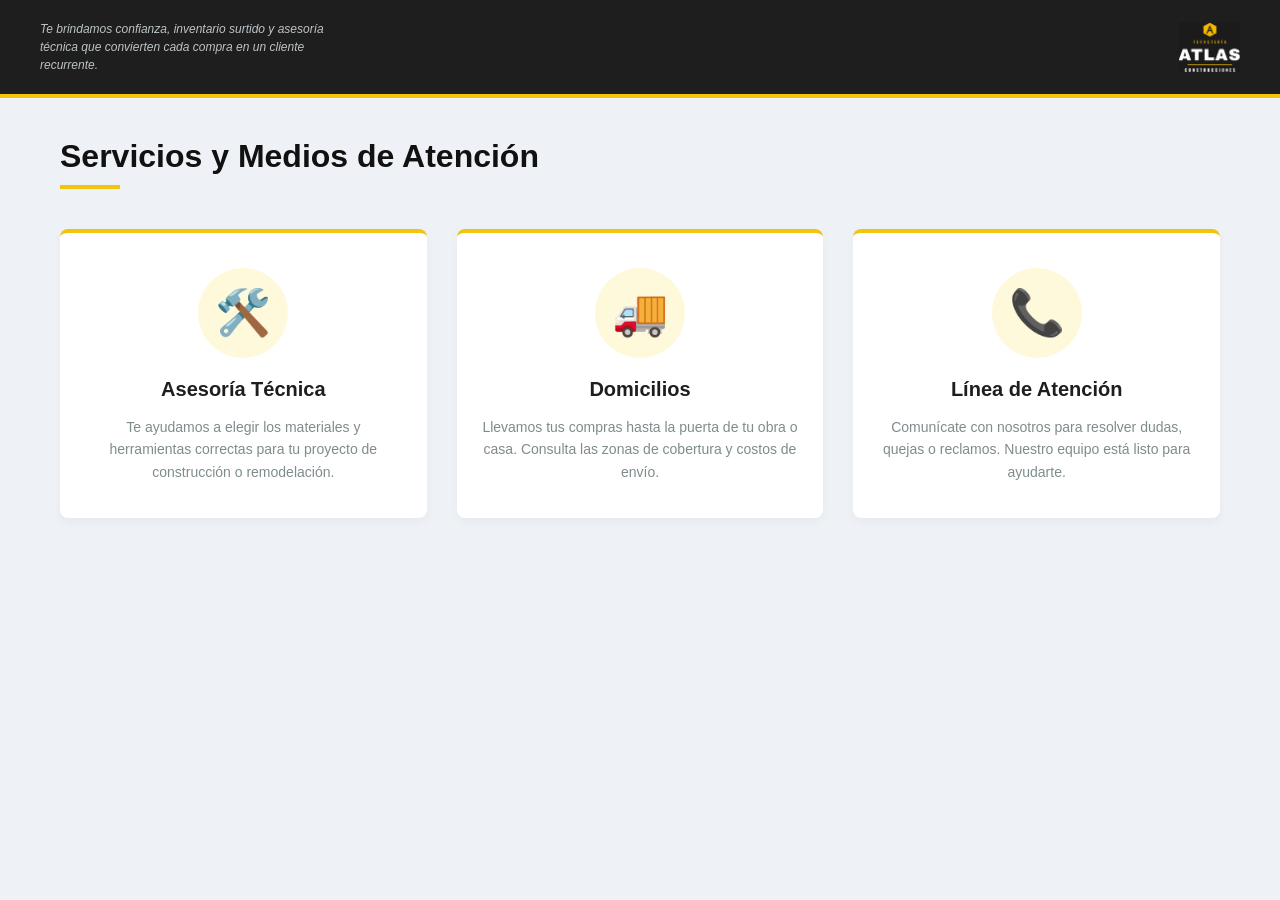
<file: servicios-atencion.html>
<!DOCTYPE html>
<html lang="es">
<head>
    <meta charset="UTF-8">
    <meta name="viewport" content="width=device-width, initial-scale=1.0">
    <title>Servicios de Atención - Atlas</title>
    <!-- Enlace al archivo CSS -->
    <link rel="stylesheet" href="servicios.css">
</head>
<body>
    
    <!-- HEADER / MENÚ DE NAVEGACIÓN -->
    <header class="header-atlas">
        <div class="header-eslogan">
            <p>Te brindamos confianza, inventario surtido y asesoría<br>técnica que convierten cada compra en un cliente<br>recurrente.</p>
        </div>
        
        <div class="logo-container">
            <img src="Imagenes/Logo1.png" alt="Ferretería Atlas Construcciones">
        </div>
    </header>

    <!-- CONTENIDO PRINCIPAL -->
    <main class="main-content">
        
        <!-- Título de la sección -->
        <div class="titulo-seccion">
            <h1>Servicios y Medios de Atención</h1>
            <div class="linea-amarilla"></div>
        </div>

        <!-- Sección de Servicios (Tarjetas) -->
        <section class="grid-servicios">
            
            <!-- Tarjeta 1 -->
            <div class="tarjeta-servicio">
                <div class="icono-servicio">🛠️</div>
                <h3>Asesoría Técnica</h3>
                <p>Te ayudamos a elegir los materiales y herramientas correctas para tu proyecto de construcción o remodelación.</p>
            </div>

            <!-- Tarjeta 2 -->
            <div class="tarjeta-servicio">
                <div class="icono-servicio">🚚</div>
                <h3>Domicilios</h3>
                <p>Llevamos tus compras hasta la puerta de tu obra o casa. Consulta las zonas de cobertura y costos de envío.</p>
            </div>

            <!-- Tarjeta 3 -->
            <div class="tarjeta-servicio">
                <div class="icono-servicio">📞</div>
                <h3>Línea de Atención</h3>
                <p>Comunícate con nosotros para resolver dudas, quejas o reclamos. Nuestro equipo está listo para ayudarte.</p>
            </div>

        </section>

    </main>
</body>
</html>
</file>
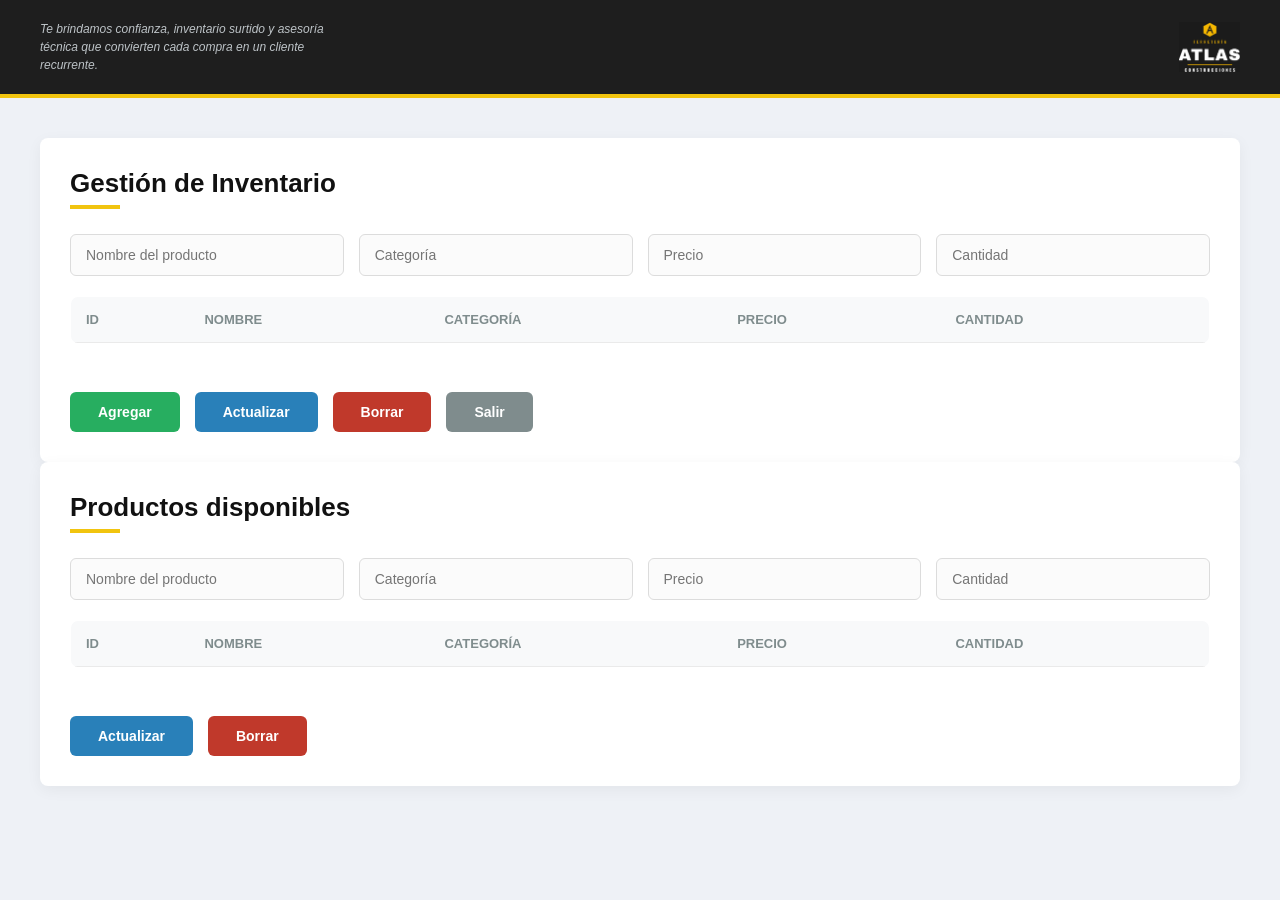
<file: sistema-inventario.html>
<!DOCTYPE html>
<html lang="es">
<head>
    <meta charset="UTF-8">
    <meta name="viewport" content="width=device-width, initial-scale=1.0">
    <title>Sistema-Inventario - Atlas</title>
    <!-- Enlace al archivo CSS externo -->
    <link rel="stylesheet" href="Inventario.css">
</head>
<body>

    <!-- HEADER / MENÚ DE NAVEGACIÓN -->
    <header class="header-atlas">
        <div class="header-eslogan">
            <p>Te brindamos confianza, inventario surtido y asesoría<br>técnica que convierten cada compra en un cliente<br>recurrente.</p>
        </div>
        
        <div class="logo-container">
            <img src="Imagenes/Logo1.png" alt="Ferretería Atlas Construcciones">
        </div>
    </header>

        <!-- ========================================== -->
        <!-- SISTEMA DE INVENTARIO (Tu código original) -->
        <!-- ========================================== -->
        <div class="inventario-container">
            <h2>Gestión de Inventario</h2>
            
            <div class="form-group">
                <input type="text" id="nombre" placeholder="Nombre del producto">
                <input type="text" id="categoria" placeholder="Categoría">
                <input type="number" id="precio" placeholder="Precio">
                <input type="number" id="cantidad" placeholder="Cantidad">
            </div>
            
            <p id="mensaje"></p>

            <table id="tabla">
                <thead>
                    <tr>
                        <th>ID</th>
                        <th>Nombre</th>
                        <th>Categoría</th>
                        <th>Precio</th>
                        <th>Cantidad</th>
                    </tr>
                </thead>
                <tbody>
                    <!-- Aquí se muestran los productos -->
                </tbody>
            </table>
            <br>
            
            <div class="acciones">
                <button onclick="agregar()" class="btn-agregar">Agregar</button>
                <button onclick="actualizar()" class="btn-actualizar">Actualizar</button>
                <button onclick="borrar()" class="btn-borrar">Borrar</button>
                <button onclick="salir()" class="btn-salir">Salir</button>
            </div>
        </div>

        <div class="inventario-container">
            <h2>Productos disponibles</h2>
            
            <div class="form-group">
                <input type="text" id="nombre" placeholder="Nombre del producto">
                <input type="text" id="categoria" placeholder="Categoría">
                <input type="number" id="precio" placeholder="Precio">
                <input type="number" id="cantidad" placeholder="Cantidad">
            </div>
            
            <p id="mensaje"></p>

            <table id="tabla">
                <thead>
                    <tr>
                        <th>ID</th>
                        <th>Nombre</th>
                        <th>Categoría</th>
                        <th>Precio</th>
                        <th>Cantidad</th>
                    </tr>
                </thead>
                <tbody>
                    <!-- Aquí se muestran los productos -->
                </tbody>
            </table>
            <br>
            
            <div class="acciones">
                <button onclick="actualizar()" class="btn-actualizar">Actualizar</button>
                <button onclick="borrar()" class="btn-borrar">Borrar</button>
            </div>
        </div>

    </main>

    <!-- Lógica del inventario (Sin cambios) -->
    <script>
        let productos = [];
        let idActual = 1;
        let idSeleccionado = null;

        function mostrarTabla() {
            let tbody = document.querySelector("#tabla tbody");
            tbody.innerHTML = "";
            for (let i = 0; i < productos.length; i++) {
                let p = productos[i];
                let fila = "<tr onclick='seleccionar(" + p.id + ")'>";
                fila += "<td>" + p.id + "</td>";
                fila += "<td>" + p.nombre + "</td>";
                fila += "<td>" + p.categoria + "</td>";
                fila += "<td>$" + p.precio + "</td>";
                fila += "<td>" + p.cantidad + "</td>";
                fila += "</tr>";
                tbody.innerHTML += fila;
            }
        }

        function seleccionar(id) {
            idSeleccionado = id;
            for (let i = 0; i < productos.length; i++) {
                if (productos[i].id === id) {
                    document.getElementById("nombre").value = productos[i].nombre;
                    document.getElementById("categoria").value = productos[i].categoria;
                    document.getElementById("precio").value = productos[i].precio;
                    document.getElementById("cantidad").value = productos[i].cantidad;
                }
            }
        }

        function limpiar() {
            document.getElementById("nombre").value = "";
            document.getElementById("categoria").value = "";
            document.getElementById("precio").value = "";
            document.getElementById("cantidad").value = "";
            idSeleccionado = null;
        }

        function agregar() {
            let nombre = document.getElementById("nombre").value;
            let categoria = document.getElementById("categoria").value;
            let precio = document.getElementById("precio").value;
            let cantidad = document.getElementById("cantidad").value;

            if (nombre === "" || categoria === "" || precio === "" || cantidad === "") {
                document.getElementById("mensaje").innerText = "Complete todos los campos";
                return;
            }

            productos.push({ id: idActual, nombre: nombre, categoria: categoria, precio: precio, cantidad: cantidad });
            idActual++;
            limpiar();
            mostrarTabla();
            document.getElementById("mensaje").innerText = "Producto agregado";
        }

        function actualizar() {
            if (idSeleccionado === null) {
                document.getElementById("mensaje").innerText = "Seleccione un producto de la tabla";
                return;
            }

            let nombre = document.getElementById("nombre").value;
            let categoria = document.getElementById("categoria").value;
            let precio = document.getElementById("precio").value;
            let cantidad = document.getElementById("cantidad").value;

            for (let i = 0; i < productos.length; i++) {
                if (productos[i].id === idSeleccionado) {
                    productos[i].nombre = nombre;
                    productos[i].categoria = categoria;
                    productos[i].precio = precio;
                    productos[i].cantidad = cantidad;
                }
            }
            limpiar();
            mostrarTabla();
            document.getElementById("mensaje").innerText = "Producto actualizado";
        }

        function borrar() {
            if (idSeleccionado === null) {
                document.getElementById("mensaje").innerText = "Seleccione un producto de la tabla";
                return;
            }

            let nuevosProductos = [];
            for (let i = 0; i < productos.length; i++) {
                if (productos[i].id !== idSeleccionado) {
                    nuevosProductos.push(productos[i]);
                }
            }
            productos = nuevosProductos;
            limpiar();
            mostrarTabla();
            document.getElementById("mensaje").innerText = "Producto borrado";
        }

        function salir() {
            productos = [];
            idActual = 1;
            limpiar();
            mostrarTabla();
            document.getElementById("mensaje").innerText = "Sistema cerrado. Inventario vacío.";
        }
    </script>
</body>
</html>
</file>
<file: catalogo.css>
/* ==========================================================================
   Variables Globales y Reset
   ========================================================================== */
:root {
    --color-principal: #ffb703;      /* Amarillo industrial */
    --color-principal-hover: #e5a100;/* Amarillo oscuro */
    --color-oscuro: #1e1e24;         /* Negro carbón */
    --color-oscuro-suave: #2b2d42;   /* Gris oscuro */
    --color-fondo: #f8f9fa;          /* Gris claro de fondo */
    --color-blanco: #ffffff;
    --color-texto: #212529;
    --color-exito: #2a9d8f;          /* Verde para acciones exitosas */
    --color-peligro: #e63946;        /* Rojo para vaciar/quitar */
    --fuente-base: 'Segoe UI', -apple-system, BlinkMacSystemFont, Roboto, sans-serif;
}

* {
    box-sizing: border-box;
    margin: 0;
    padding: 0;
}

body {
    font-family: var(--fuente-base);
    background-color: var(--color-fondo);
    color: var(--color-texto);
    line-height: 1.6;
}

/* ==========================================================================
   Header (Barra Superior)
   ========================================================================== */
header {
    background-color: var(--color-oscuro);
    color: var(--color-blanco);
    padding: 15px 30px;
    display: flex;
    flex-wrap: wrap;
    justify-content: space-between;
    align-items: center;
    border-bottom: 5px solid var(--color-principal);
    gap: 15px;
}

.eslogan {
    font-size: 0.85rem;
    color: #adb5bd;
    max-width: 350px;
    font-style: italic;
}

.logo-container img {
    height: 50px;
    object-fit: contain;
}

header ul {
    list-style: none;
}

.submenu {
    position: relative;
}

#img-carrito {
    width: 35px;
    height: 35px;
    cursor: pointer;
    transition: transform 0.2s ease;
}

#img-carrito:hover {
    transform: scale(1.1);
}

/* Submenú desplegable del carrito del Header */
#carrito-desplegable {
    display: none; /* Se activa mediante interacción o JS alternativo */
    position: absolute;
    right: 0;
    top: 45px;
    background-color: var(--color-blanco);
    color: var(--color-texto);
    padding: 15px;
    min-width: 280px;
    box-shadow: 0 4px 12px rgba(0,0,0,0.15);
    border-radius: 4px;
    z-index: 100;
    border-top: 3px solid var(--color-principal);
}

#lista-carrito {
    width: 100%;
    border-collapse: collapse;
    font-size: 0.85rem;
    margin-bottom: 10px;
}

#lista-carrito th {
    padding-bottom: 5px;
    border-bottom: 1px solid #dee2e6;
    text-align: left;
}

/* ==========================================================================
   Buscador de Productos
   ========================================================================== */
.productos {
    max-width: 1200px;
    margin: 40px auto;
    padding: 0 20px;
}

#titulo-productos {
    text-align: center;
    font-size: 2rem;
    color: var(--color-oscuro);
    margin-bottom: 30px;
    position: relative;
}

#titulo-productos::after {
    content: '';
    display: block;
    width: 60px;
    height: 4px;
    background-color: var(--color-principal);
    margin: 10px auto 0;
    border-radius: 2px;
}

.buscador {
    display: flex;
    max-width: 600px;
    margin: 0 auto 10px;
    gap: 0;
    box-shadow: 0 2px 8px rgba(0,0,0,0.05);
}

#texto-busqueda {
    flex: 1;
    padding: 12px 15px;
    border: 2px solid #ced4da;
    border-right: none;
    border-radius: 4px 0 0 4px;
    font-size: 1rem;
    outline: none;
    transition: border-color 0.2s;
}

#texto-busqueda:focus {
    border-color: var(--color-oscuro);
}

#busqueda {
    background-color: var(--color-principal);
    color: var(--color-oscuro);
    border: 2px solid var(--color-principal);
    padding: 0 25px;
    font-size: 1rem;
    font-weight: bold;
    border-radius: 0 4px 4px 0;
    cursor: pointer;
    transition: background-color 0.2s, border-color 0.2s;
}

#busqueda:hover {
    background-color: var(--color-principal-hover);
    border-color: var(--color-principal-hover);
}

#estado-busqueda {
    text-align: center;
    font-size: 0.9rem;
    color: #6c757d;
    margin-bottom: 30px;
}

/* ==========================================================================
   Grilla y Tarjetas de Productos
   ========================================================================== */
.lista-productos {
    display: grid;
    grid-template-columns: repeat(auto-fill, minmax(260px, 1fr));
    gap: 30px;
    list-style: none;
}

.lista-productos > li {
    background-color: var(--color-blanco);
    border: 1px solid #e3e6ea;
    border-radius: 6px;
    padding: 20px;
    display: flex;
    flex-direction: column;
    justify-content: space-between;
    transition: transform 0.2s ease, box-shadow 0.2s ease;
    box-shadow: 0 2px 5px rgba(0,0,0,0.02);
}

.lista-productos > li:hover {
    transform: translateY(-5px);
    box-shadow: 0 10px 20px rgba(0,0,0,0.08);
    border-color: var(--color-principal);
}

.lista-productos h3 {
    font-size: 1.15rem;
    color: var(--color-oscuro);
    margin: 12px 0 6px;
    font-weight: 600;
}

.categoria {
    font-size: 0.75rem;
    text-transform: uppercase;
    color: #6c757d;
    background-color: #f1f3f5;
    padding: 3px 8px;
    border-radius: 3px;
    align-self: flex-start;
    font-weight: bold;
    letter-spacing: 0.5px;
}

.precio {
    font-size: 1.4rem;
    font-weight: 700;
    color: var(--color-oscuro-suave);
    margin: 12px 0;
}

.lista-productos img {
    width: 100%;
    height: 160px;
    object-fit: contain;
    background-color: #fafafa;
    border-radius: 4px;
}

/* Menú colapsable de características */
details {
    background-color: #f8f9fa;
    padding: 8px 10px;
    border-radius: 4px;
    margin: 10px 0;
    font-size: 0.85rem;
}

details summary {
    font-weight: 600;
    cursor: pointer;
    color: #495057;
    outline: none;
}

details ul {
    list-style: none;
    margin-top: 6px;
    padding-left: 5px;
}

details li {
    margin-bottom: 4px;
    border-bottom: 1px dashed #e9ecef;
    padding-bottom: 2px;
}

/* ==========================================================================
   Botones y Acciones de Compra
   ========================================================================== */
.acciones-producto {
    display: flex;
    gap: 10px;
    margin-top: 15px;
}

.btn-2, .btn-3 {
    flex: 1;
    padding: 10px 8px;
    font-size: 0.85rem;
    font-weight: bold;
    text-align: center;
    text-decoration: none;
    border-radius: 4px;
    border: none;
    cursor: pointer;
    text-transform: uppercase;
    transition: background-color 0.2s, color 0.2s;
}

/* Agregar al carrito */
.Agregar-carrito {
    background-color: var(--color-oscuro);
    color: var(--color-blanco);
}

.Agregar-carrito:hover {
    background-color: #000000;
}

/* Comprar ahora */
.btn-2 {
    background-color: var(--color-principal);
    color: var(--color-oscuro);
}

.btn-2:hover {
    background-color: var(--color-principal-hover);
}

/* Estado dinámico transitorio al agregar un artículo (Clase inyectada por JS) */
.Agregar-carrito.agregado {
    background-color: var(--color-exito) !important;
    color: var(--color-blanco);
    animation: pulsacion 0.3s ease-in-out;
}

@keyframes pulsacion {
    0% { transform: scale(1); }
    50% { transform: scale(1.05); }
    100% { transform: scale(1); }
}

/* ==========================================================================
   Panel Lateral del Carrito Principal
   ========================================================================== */
.carrito {
    position: fixed;
    top: 0;
    right: 0;
    width: 100%;
    max-width: 400px;
    height: 100%;
    background-color: var(--color-blanco);
    box-shadow: -5px 0 25px rgba(0,0,0,0.15);
    z-index: 1000;
    padding: 25px;
    display: flex;
    flex-direction: column;
    box-sizing: border-box;
    transition: transform 0.3s ease;
}

/* Cuando se oculta el panel lateral */
.carrito[hidden] {
    display: none !important;
}

.carrito h2 {
    font-size: 1.5rem;
    color: var(--color-oscuro);
    border-bottom: 2px solid var(--color-oscuro);
    padding-bottom: 10px;
    margin-bottom: 15px;
}

#carrito-mensaje {
    background-color: #e2f0d9;
    color: #385723;
    padding: 10px;
    border-radius: 4px;
    margin-bottom: 15px;
    font-size: 0.9rem;
    font-weight: 500;
}

#carrito-vacio {
    color: #6c757d;
    text-align: center;
    margin: 40px 0;
    font-style: italic;
}

#carrito-items {
    list-style: none;
    overflow-y: auto;
    flex: 1;
    margin-bottom: 15px;
}

/* Estructura interna de cada ítem en el carrito lateral */
#carrito-items li {
    padding: 15px 0;
    border-bottom: 1px solid #e9ecef;
    display: flex;
    flex-direction: column;
    gap: 8px;
}

.item-nombre {
    font-weight: bold;
    color: var(--color-oscuro);
}

.item-precio {
    font-size: 0.85rem;
    color: #6c757d;
}

.item-subtotal {
    font-weight: bold;
    color: var(--color-oscuro-suave);
    margin-left: auto;
}

.item-quitar {
    background: none;
    border: none;
    color: var(--color-peligro);
    font-size: 0.8rem;
    cursor: pointer;
    text-decoration: underline;
    align-self: flex-start;
}

/* Controles de cantidad (+ / -) */
.cantidad {
    display: flex;
    align-items: center;
    gap: 10px;
    margin-top: 5px;
}

.cantidad button {
    width: 28px;
    height: 28px;
    background-color: #e9ecef;
    border: 1px solid #ced4da;
    border-radius: 4px;
    font-size: 1rem;
    font-weight: bold;
    cursor: pointer;
    display: flex;
    align-items: center;
    justify-content: center;
    transition: background-color 0.1s;
}

.cantidad button:hover {
    background-color: #dee2e6;
}

.cantidad span {
    font-weight: bold;
    min-width: 20px;
    text-align: center;
}

/* Área de totales y botones de control del panel */
.carrito-total {
    font-size: 1.25rem;
    font-weight: bold;
    display: flex;
    justify-content: space-between;
    padding: 15px 0;
}

/* ==========================================================================
   Carrusel automático de imágenes en cada producto (NUEVO)
   Solo CSS: pega este bloque al FINAL de tu archivo CSS.
   No necesitas cambiar el HTML ni agregar JavaScript.

   - Productos con 1 imagen: se ven igual que antes.
   - Productos con 2 imágenes: cambian cada 4 segundos.
   - Productos con 3 imágenes: cambian cada 4 segundos.
   ========================================================================== */

/* Reserva el espacio de la imagen (20px de padding + 160px de alto) */
.lista-productos > li:has(> img:nth-of-type(2)) {
    position: relative;
    padding-top: 180px;
}

/* Las imágenes se apilan una sobre otra y se turnan */
.lista-productos > li:has(> img:nth-of-type(2)) > img {
    position: absolute;
    top: 20px;
    left: 20px;
    width: calc(100% - 40px);
    height: 160px;
    opacity: 0;
    animation: carrusel-2 8s infinite;
}

.lista-productos > li:has(> img:nth-of-type(2)) > img:nth-of-type(2) {
    animation-delay: -4s;
}

/* Productos con 3 imágenes: ciclo de 12 segundos */
.lista-productos > li:has(> img:nth-of-type(3)) > img {
    animation-name: carrusel-3;
    animation-duration: 12s;
}

.lista-productos > li:has(> img:nth-of-type(3)) > img:nth-of-type(2) {
    animation-delay: -8s;
}

.lista-productos > li:has(> img:nth-of-type(3)) > img:nth-of-type(3) {
    animation-delay: -4s;
}

/* Pausa al pasar el mouse por la tarjeta */
.lista-productos > li:hover > img {
    animation-play-state: paused;
}

@keyframes carrusel-2 {
    0%, 45%   { opacity: 1; }
    50%, 95%  { opacity: 0; }
    100%      { opacity: 1; }
}

@keyframes carrusel-3 {
    0%, 28%   { opacity: 1; }
    33%, 95%  { opacity: 0; }
    100%      { opacity: 1; }
}

/* Si la persona prefiere menos movimiento, se muestra solo la primera imagen */
@media (prefers-reduced-motion: reduce) {
    .lista-productos > li:has(> img:nth-of-type(2)) > img {
        animation: none;
    }

    .lista-productos > li:has(> img:nth-of-type(2)) > img:first-of-type {
        opacity: 1;
    }
}
</file>
<file: Inicio-sesion.css>
/* =========================================
   VARIABLES Y ESTILOS GLOBALES
   ========================================= */
:root {
    --amarillo-atlas: #f1c40f;
    --negro-header: #1e1e1e;
    --fondo-pagina: #eef1f6; /* Color gris de la imagen */
    --blanco: #ffffff;
    --texto-oscuro: #333333;
    --texto-gris: #7f8c8d;
    --borde-input: #dcdcdc;
    --fuente: 'Segoe UI', Tahoma, Geneva, Verdana, sans-serif;
}

* {
    margin: 0;
    padding: 0;
    box-sizing: border-box;
    font-family: var(--fuente);
}

body {
    background-color: var(--fondo-pagina);
    color: var(--texto-oscuro);
    display: flex;
    flex-direction: column;
    min-height: 100vh;
}

/* =========================================
   HEADER (Idéntico a la imagen)
   ========================================= */
.header-atlas {
    background-color: var(--negro-header);
    display: flex;
    justify-content: space-between;
    align-items: center;
    padding: 15px 40px;
    border-bottom: 4px solid var(--amarillo-atlas);
    color: var(--blanco);
}

.header-eslogan p {
    font-size: 12px;          /* Tamaño de letra pequeño */
    font-style: italic;       /* Texto en cursiva */
    color: #a0aab2;           /* Gris claro/azulado exacto de la imagen */
    line-height: 1.5;         /* Espaciado entre líneas */
    text-align: left;         /* Alineado a la izquierda */
    font-weight: 400;         /* Grosor de letra normal */
    margin: 0;                /* Sin márgenes extra */
}

/* Menú central */
.nav-menu {
    display: flex;
    gap: 25px;
    align-items: center;
}

.nav-menu a {
    color: var(--blanco);
    text-decoration: none;
    font-size: 13px;
    font-weight: 700;
    text-transform: uppercase;
    letter-spacing: 0.5px;
    transition: color 0.3s;
}

.nav-menu a:hover {
    color: var(--amarillo-atlas);
}

/* Lado derecho: Logo + Icono de Usuario */
.header-right {
    display: flex;
    align-items: center;
    gap: 20px;
}

.logo-container img {
    max-height: 45px;
}

.user-icon {
    cursor: pointer;
    display: flex;
    align-items: center;
}

.user-icon svg {
    width: 28px;
    height: 28px;
    fill: #ffffff;
    transition: fill 0.3s;
}

.user-icon:hover svg {
    fill: var(--amarillo-atlas);
}

/* =========================================
   CONTENEDOR PRINCIPAL DEL LOGIN
   ========================================= */
.main-login {
    flex: 1;
    display: flex;
    justify-content: center;
    align-items: center;
    padding: 50px 20px;
}

.login-card {
    background-color: var(--blanco);
    width: 100%;
    max-width: 450px;
    padding: 40px 35px;
    border-radius: 10px;
    box-shadow: 0 10px 30px rgba(0,0,0,0.08);
}

/* =========================================
   PESTAÑAS (TABS)
   ========================================= */
.tabs {
    display: flex;
    margin-bottom: 30px;
    border-bottom: 2px solid #eee;
}

.tab-btn {
    flex: 1;
    background: none;
    border: none;
    padding: 12px 10px;
    font-size: 16px;
    font-weight: bold;
    color: var(--texto-gris);
    cursor: pointer;
    transition: all 0.3s;
    border-bottom: 3px solid transparent;
    margin-bottom: -2px;
}

.tab-btn:hover {
    color: var(--negro-header);
}

.tab-btn.active {
    color: var(--negro-header);
    border-bottom: 3px solid var(--amarillo-atlas);
}

/* =========================================
   FORMULARIOS
   ========================================= */
.formulario {
    display: none;
    animation: fadeIn 0.4s ease;
}

.formulario.active {
    display: block;
}

.formulario h2 {
    font-size: 24px;
    margin-bottom: 5px;
    color: #111;
}

.subtitulo {
    font-size: 14px;
    color: var(--texto-gris);
    margin-bottom: 25px;
}

.input-group {
    margin-bottom: 20px;
}

.input-group label {
    display: block;
    font-size: 13px;
    font-weight: 600;
    margin-bottom: 8px;
    color: var(--texto-oscuro);
}

.input-group input[type="email"],
.input-group input[type="password"],
.input-group input[type="text"] {
    width: 100%;
    padding: 12px 15px;
    border: 1px solid var(--borde-input);
    border-radius: 6px;
    font-size: 14px;
    outline: none;
    transition: border-color 0.3s, box-shadow 0.3s;
    background-color: #fbfbfb;
}

.input-group input:focus {
    border-color: var(--amarillo-atlas);
    box-shadow: 0 0 8px rgba(241, 196, 15, 0.2);
    background-color: var(--blanco);
}

/* Opciones extra (Recordarme y Olvidar contraseña) */
.opciones-extra {
    display: flex;
    justify-content: space-between;
    align-items: center;
    margin-bottom: 25px;
    font-size: 13px;
}

.recordarme {
    display: flex;
    align-items: center;
    gap: 5px;
    color: var(--texto-gris);
    cursor: pointer;
}

.olvidar-pass {
    color: #2980b9;
    text-decoration: none;
    font-weight: 600;
}

.olvidar-pass:hover {
    text-decoration: underline;
}

/* Botón Principal (Amarillo Atlas) */
.btn-primario {
    width: 100%;
    padding: 14px;
    background-color: var(--amarillo-atlas);
    color: var(--negro-header);
    border: none;
    border-radius: 6px;
    font-size: 16px;
    font-weight: bold;
    cursor: pointer;
    transition: background-color 0.3s, transform 0.2s;
}

.btn-primario:hover {
    background-color: #e6b800;
    transform: translateY(-2px);
}

/* Animación de entrada */
@keyframes fadeIn {
    from { opacity: 0; transform: translateY(10px); }
    to { opacity: 1; transform: translateY(0); }
}

/* =========================================
   DISEÑO RESPONSIVO
   ========================================= */
@media (max-width: 1024px) {
    .header-atlas {
        flex-direction: column;
        gap: 15px;
        text-align: center;
        padding: 20px;
    }
    .nav-menu {
        flex-wrap: wrap;
        justify-content: center;
    }
    .header-right {
        width: 100%;
        justify-content: center;
        margin-top: 10px;
    }
}

@media (max-width: 768px) {
    .login-card {
        padding: 30px 20px;
    }
}
</file>
<file: servicios.css>
/* =========================================
   VARIABLES GLOBALES Y RESET
   ========================================= */
:root {
    --amarillo-atlas: #f1c40f; /* Amarillo de la marca */
    --negro-header: #1e1e1e;   /* Fondo oscuro del menú */
    --fondo-pagina: #eef1f6;   /* Gris muy claro del fondo */
    --blanco: #ffffff;
    --texto-oscuro: #333333;
    --texto-gris: #7f8c8d;
    --fuente: 'Segoe UI', Tahoma, Geneva, Verdana, sans-serif;
}

* {
    margin: 0;
    padding: 0;
    box-sizing: border-box;
    font-family: var(--fuente);
}

body {
    background-color: var(--fondo-pagina);
    color: var(--texto-oscuro);
    padding-bottom: 50px; /* Espacio al final de la página */
}

/* =========================================
   HEADER (ESTILO DE LA IMAGEN)
   ========================================= */
.header-atlas {
    background-color: var(--negro-header);
    display: flex;
    justify-content: space-between;
    align-items: center;
    padding: 20px 40px;
    border-bottom: 4px solid var(--amarillo-atlas); /* Línea amarilla inferior */
    color: var(--blanco);
}

.header-eslogan p {
    font-size: 12px;
    font-style: italic;
    color: #bdc3c7;
    line-height: 1.5;
}

.logo-container img {
    max-height: 50px;
    display: block;
}

/* =========================================
   CONTENIDO PRINCIPAL Y TÍTULOS
   ========================================= */
.main-content {
    max-width: 1200px;
    margin: 0 auto;
    padding: 40px 20px;
}

.titulo-seccion {
    margin-bottom: 40px;
}

.titulo-seccion h1 {
    font-size: 32px;
    color: #111;
    margin-bottom: 10px;
}

.linea-amarilla {
    width: 60px;
    height: 4px;
    background-color: var(--amarillo-atlas);
}

/* =========================================
   SECCIÓN DE SERVICIOS (TARJETAS)
   ========================================= */
.grid-servicios {
    display: grid;
    /* Crea columnas automáticas (aprox 3 en pantallas grandes) */
    grid-template-columns: repeat(auto-fit, minmax(300px, 1fr));
    gap: 30px;
}

.tarjeta-servicio {
    background-color: var(--blanco);
    padding: 35px 25px;
    border-radius: 8px;
    box-shadow: 0 4px 10px rgba(0,0,0,0.04);
    text-align: center;
    transition: transform 0.3s ease, box-shadow 0.3s ease;
    /* Borde superior amarillo sutil para mantener la línea gráfica */
    border-top: 4px solid var(--amarillo-atlas); 
}

/* Efecto al pasar el mouse por encima */
.tarjeta-servicio:hover {
    transform: translateY(-5px);
    box-shadow: 0 8px 20px rgba(0,0,0,0.08);
}

.icono-servicio {
    font-size: 45px;
    margin-bottom: 20px;
    /* Círculo de fondo amarillo pálido para resaltar el icono */
    background-color: #fff9db; 
    width: 90px;
    height: 90px;
    line-height: 90px;
    border-radius: 50%;
    margin: 0 auto 20px auto;
}

.tarjeta-servicio h3 {
    font-size: 20px;
    color: var(--negro-header);
    margin-bottom: 15px;
}

.tarjeta-servicio p {
    font-size: 14px;
    color: var(--texto-gris);
    line-height: 1.6;
}

/* =========================================
   DISEÑO RESPONSIVO
   ========================================= */
@media (max-width: 768px) {
    .header-atlas {
        flex-direction: column;
        gap: 15px;
        text-align: center;
        padding: 20px;
    }
    
    .grid-servicios {
        grid-template-columns: 1fr; /* Una sola columna en celulares */
    }
}
</file>
<file: Inventario.css>
/* =========================================
   VARIABLES Y CONFIGURACIÓN GLOBAL
   ========================================= */
:root {
    --amarillo-atlas: #f1c40f; /* Amarillo del botón y línea */
    --negro-header: #1e1e1e;   /* Fondo oscuro del menú */
    --fondo-pagina: #eef1f6;   /* Gris muy claro del fondo */
    --blanco: #ffffff;
    --texto-oscuro: #333333;
    --texto-gris: #7f8c8d;
    --fuente: 'Segoe UI', Tahoma, Geneva, Verdana, sans-serif;
}

* {
    margin: 0;
    padding: 0;
    box-sizing: border-box;
    font-family: var(--fuente);
}

body {
    background-color: var(--fondo-pagina);
    color: var(--texto-oscuro);
    /* Centra el contenido para que no quede pegado a los bordes */
    padding-bottom: 50px; 
}

/* =========================================
   HEADER (ESTILO DE LA IMAGEN)
   ========================================= */
.header-atlas {
    background-color: var(--negro-header);
    display: flex;
    justify-content: space-between;
    align-items: center;
    padding: 20px 40px;
    border-bottom: 4px solid var(--amarillo-atlas); /* Línea amarilla */
    color: var(--blanco);
    margin-bottom: 40px;
}

.header-eslogan p {
    font-size: 12px;
    font-style: italic;
    color: #bdc3c7;
    line-height: 1.5;
}

.logo-container img {
    max-height: 50px;
    display: block;
}

/* =========================================
   CONTENEDOR DEL INVENTARIO (Tarjeta blanca)
   ========================================= */
.inventario-container {
    background-color: var(--blanco);
    max-width: 1200px;
    margin: 0 auto; /* Centra la tarjeta en la pantalla */
    padding: 30px;
    border-radius: 8px;
    box-shadow: 0 4px 15px rgba(0, 0, 0, 0.05);
}

.inventario-container h2 {
    font-size: 26px;
    color: #111;
    margin-bottom: 25px;
    /* Le añade la línea amarilla debajo del título como en tu diseño */
    display: inline-block;
    padding-bottom: 10px;
    position: relative;
}

.inventario-container h2::after {
    content: '';
    position: absolute;
    left: 0;
    bottom: 0;
    width: 50px;
    height: 4px;
    background-color: var(--amarillo-atlas);
}

/* =========================================
   FORMULARIO (INPUTS)
   ========================================= */
.form-group {
    display: flex;
    gap: 15px;
    margin-bottom: 20px;
    flex-wrap: wrap;
}

.form-group input {
    flex: 1;
    min-width: 150px;
    padding: 12px 15px;
    border: 1px solid #dcdcdc;
    border-radius: 6px;
    font-size: 14px;
    outline: none;
    transition: all 0.3s ease;
    background-color: #fbfbfb;
}

.form-group input:focus {
    border-color: var(--amarillo-atlas);
    background-color: var(--blanco);
    box-shadow: 0 0 8px rgba(241, 196, 15, 0.2);
}

#mensaje {
    font-weight: bold;
    color: #c0392b;
    margin-bottom: 15px;
    font-size: 14px;
}

/* =========================================
   TABLA
   ========================================= */
table {
    width: 100%;
    border-collapse: collapse;
    margin-bottom: 20px;
    border: 1px solid #eaeaea;
    border-radius: 8px; /* Bordes redondeados */
    overflow: hidden;   /* Para que el borde redondeado funcione */
}

table thead {
    background-color: #f8f9fa;
}

table th {
    padding: 15px;
    text-align: left;
    font-size: 13px;
    text-transform: uppercase;
    color: var(--texto-gris);
    border-bottom: 2px solid #eaeaea;
    font-weight: 700;
}

table td {
    padding: 15px;
    border-bottom: 1px solid #eaeaea;
    font-size: 15px;
    color: var(--texto-oscuro);
}

table tbody tr {
    cursor: pointer;
    transition: background-color 0.2s ease;
}

table tbody tr:hover {
    background-color: #f4f6f9;
}

/* =========================================
   BOTONES
   ========================================= */
.acciones {
    display: flex;
    gap: 15px;
    margin-top: 10px;
    flex-wrap: wrap;
}

button {
    padding: 12px 28px;
    border: none;
    border-radius: 6px;
    font-weight: bold;
    cursor: pointer;
    font-size: 14px;
    color: white;
    transition: all 0.3s ease;
}

/* Colores específicos para cada botón */
.btn-agregar { background-color: #27ae60; }
.btn-actualizar { background-color: #2980b9; }
.btn-borrar { background-color: #c0392b; }
.btn-salir { background-color: #7f8c8d; }

button:hover {
    opacity: 0.9;
    transform: translateY(-2px);
    box-shadow: 0 4px 8px rgba(0,0,0,0.15);
}

/* =========================================
   DISEÑO RESPONSIVO
   ========================================= */
@media (max-width: 768px) {
    .header-atlas {
        flex-direction: column;
        gap: 15px;
        text-align: center;
        padding: 20px;
    }
    
    .form-group {
        flex-direction: column;
    }
    
    .acciones button {
        width: 100%;
    }
}
</file>
